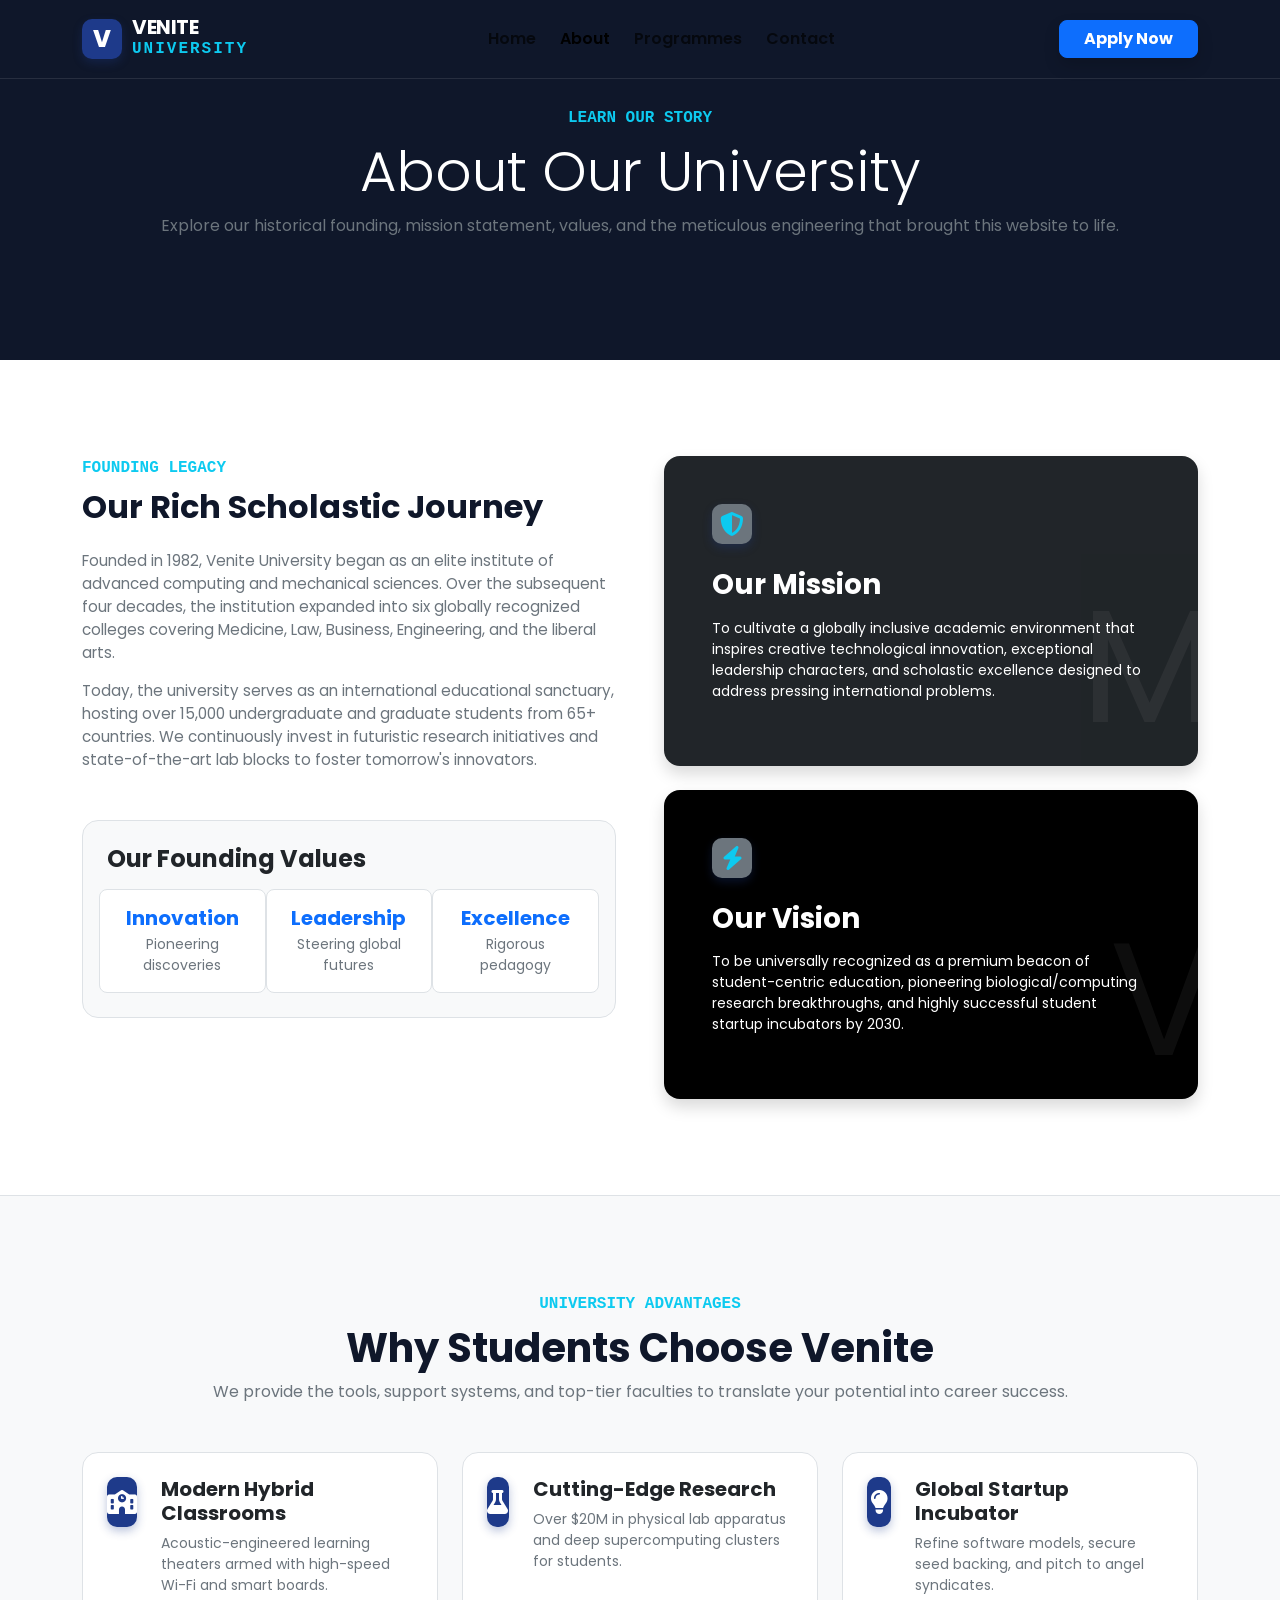
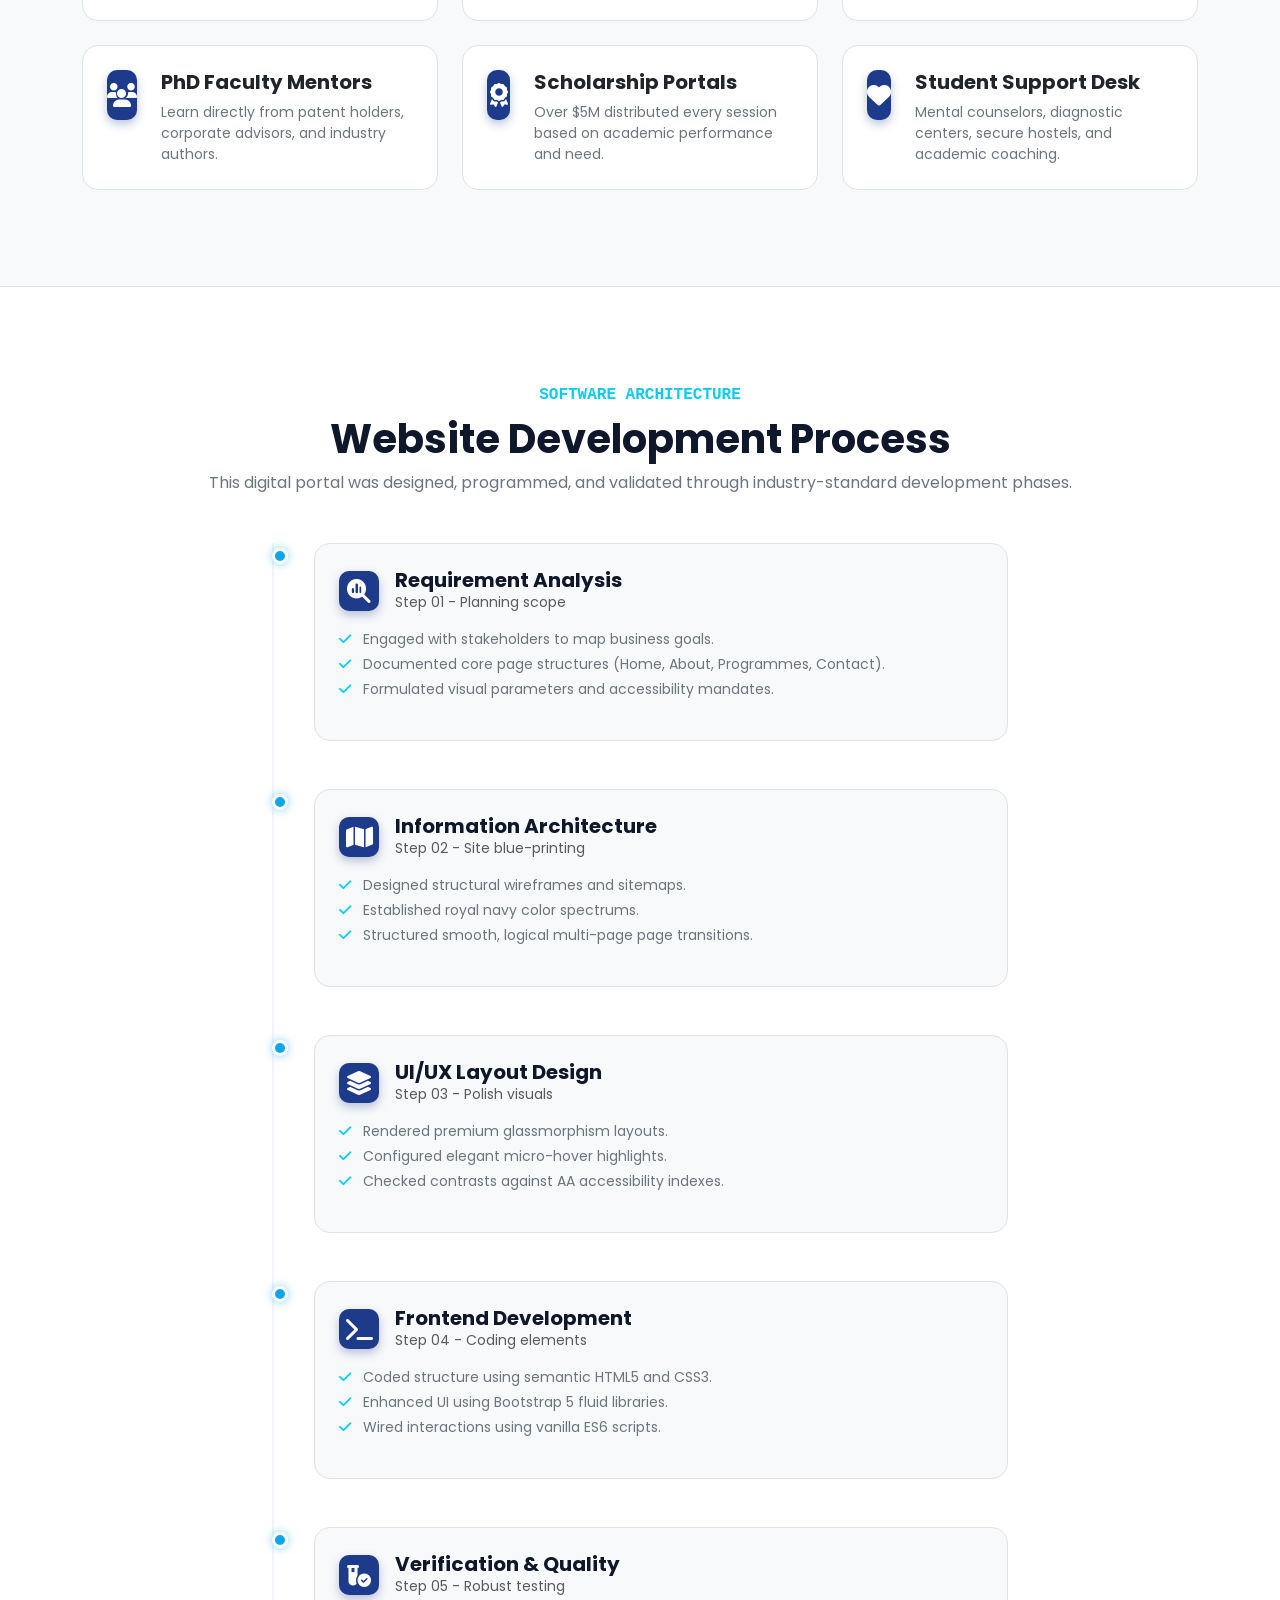
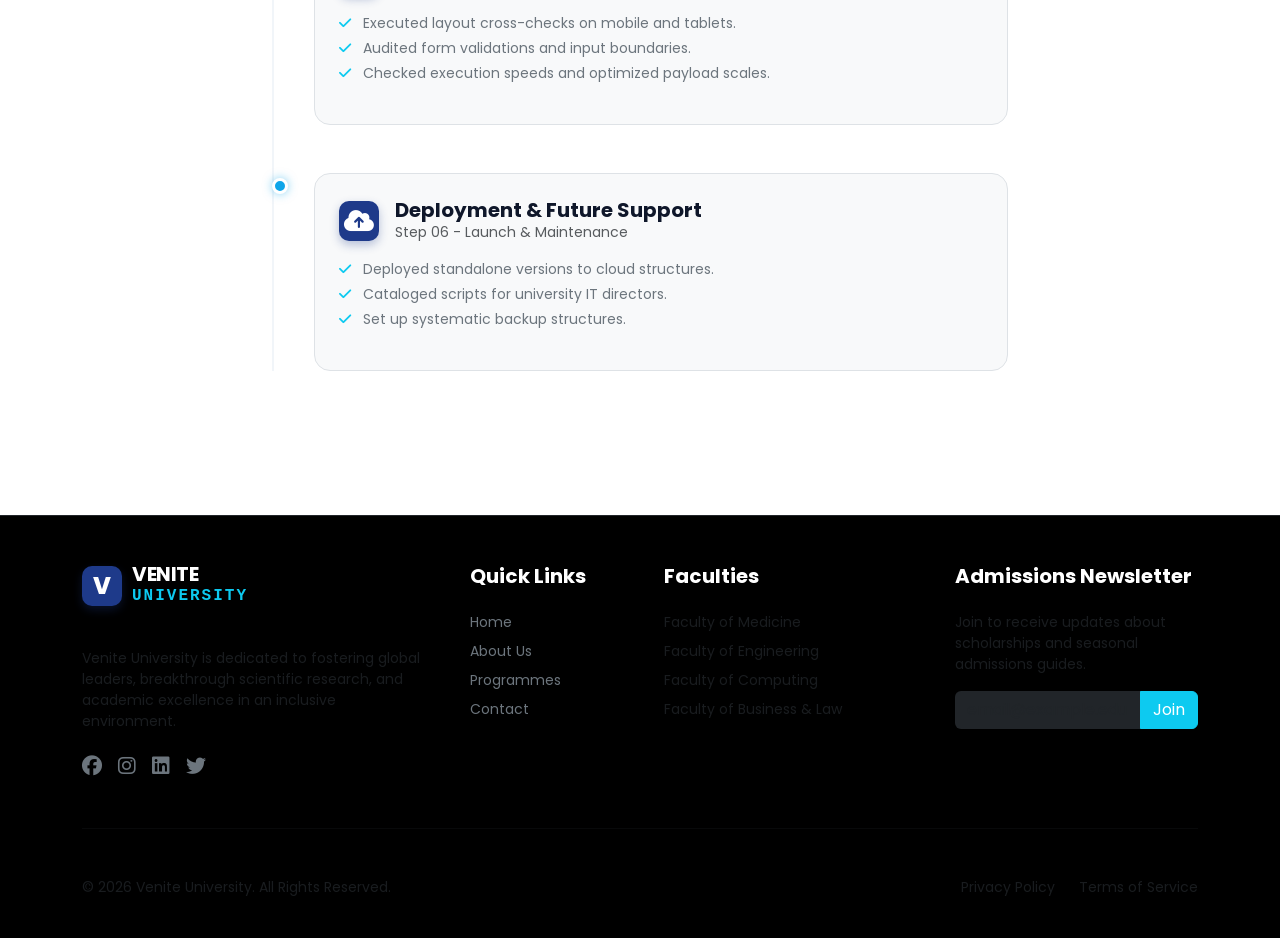
<file: Venite-University/about.html>
<!DOCTYPE html>
<html lang="en">
<head>
    <meta charset="UTF-8">
    <meta name="viewport" content="width=device-width, initial-scale=1.0">
    <title>About Us | Venite University</title>
    <!-- Bootstrap 5 CSS -->
    <link href="https://cdn.jsdelivr.net/npm/bootstrap@5.3.0/dist/css/bootstrap.min.css" rel="stylesheet">
    <!-- Font Awesome Icons -->
    <link href="https://cdnjs.cloudflare.com/ajax/libs/font-awesome/6.4.0/css/all.min.css" rel="stylesheet">
    <!-- Google Fonts Poppins -->
    <link href="https://fonts.googleapis.com/css2?family=Poppins:wght@300;400;500;600;700;800&display=swap" rel="stylesheet">
    <!-- Custom CSS -->
    <link href="css/style.css" rel="stylesheet">
</head>
<body>

    <!-- Loading Screen -->
    <div id="loading-screen">
        <div class="spinner mb-4"></div>
        <h4 class="text-white font-monospace tracking-widest text-uppercase">VENITE UNIVERSITY</h4>
        <p class="text-secondary text-uppercase font-monospace small">About Our Story</p>
    </div>

    <!-- Sticky Navbar -->
    <nav class="navbar navbar-expand-lg fixed-top university-navbar" id="main-navbar">
        <div class="container py-1">
            <a class="navbar-brand" href="index.html">
                <div class="brand-icon">V</div>
                <div>
                    <span class="d-block fw-bold lh-1 fs-5">VENITE</span>
                    <span class="d-block font-monospace text-uppercase small text-info fs-6" style="letter-spacing: 2px;">UNIVERSITY</span>
                </div>
            </a>
            <button class="navbar-toggler border-0 text-white" type="button" data-bs-toggle="collapse" data-bs-target="#navbarSupportedContent" aria-controls="navbarSupportedContent" aria-expanded="false" aria-label="Toggle navigation">
                <i class="fa-solid fa-bars fs-4 text-dark"></i>
            </button>
            <div class="collapse navbar-collapse" id="navbarSupportedContent">
                <ul class="navbar-nav mx-auto mb-2 mb-lg-0 gap-2">
                    <li class="nav-item">
                        <a class="nav-link fw-semibold" href="index.html">Home</a>
                    </li>
                    <li class="nav-item">
                        <a class="nav-link active fw-semibold" href="about.html">About</a>
                    </li>
                    <li class="nav-item">
                        <a class="nav-link fw-semibold" href="programmes.html">Programmes</a>
                    </li>
                    <li class="nav-item">
                        <a class="nav-link fw-semibold" href="contact.html">Contact</a>
                    </li>
                </ul>
                <button class="btn btn-primary px-4 py-2.5 rounded-3 fw-bold shadow" data-bs-toggle="modal" data-bs-target="#applyModal">Apply Now</button>
            </div>
        </div>
    </nav>

    <!-- Header Hero -->
    <section class="hero-wrapper" style="min-height: 40vh;">
        <div class="hero-overlay" style="background: linear-gradient(180deg, rgba(15, 23, 42, 0.9) 0%, rgba(15, 23, 42, 0.98) 100%);"></div>
        <div class="container hero-content text-center py-5">
            <span class="text-info fw-bold font-monospace text-uppercase tracking-widest d-block mb-2">Learn Our Story</span>
            <h1 class="display-4 fw-extrabold text-white">About Our University</h1>
            <p class="text-secondary max-w-2xl mx-auto font-light">Explore our historical founding, mission statement, values, and the meticulous engineering that brought this website to life.</p>
        </div>
    </section>

    <!-- University Overview: History, Mission, Vision -->
    <section class="py-5 bg-white">
        <div class="container py-5">
            <div class="row g-5 align-items-start">
                <!-- Founding and Values -->
                <div class="col-lg-6">
                    <span class="text-info fw-bold tracking-widest text-uppercase d-block mb-2 font-monospace">Founding Legacy</span>
                    <h2 class="fw-bold text-slate-900 mb-4">Our Rich Scholastic Journey</h2>
                    <div class="text-secondary mb-4 leading-relaxed" style="font-size: 0.95rem;">
                        <p class="mb-3">Founded in 1982, Venite University began as an elite institute of advanced computing and mechanical sciences. Over the subsequent four decades, the institution expanded into six globally recognized colleges covering Medicine, Law, Business, Engineering, and the liberal arts.</p>
                        <p>Today, the university serves as an international educational sanctuary, hosting over 15,000 undergraduate and graduate students from 65+ countries. We continuously invest in futuristic research initiatives and state-of-the-art lab blocks to foster tomorrow's innovators.</p>
                    </div>

                    <div class="p-4 rounded-4 bg-light border mt-5">
                        <h4 class="fw-bold mb-3 text-dark">Our Founding Values</h4>
                        <div class="row g-3">
                            <div class="col-sm-4 text-center bg-white p-3 rounded-3 border">
                                <h5 class="fw-bold text-primary mb-1">Innovation</h5>
                                <p class="text-secondary small mb-0">Pioneering discoveries</p>
                            </div>
                            <div class="col-sm-4 text-center bg-white p-3 rounded-3 border">
                                <h5 class="fw-bold text-primary mb-1">Leadership</h5>
                                <p class="text-secondary small mb-0">Steering global futures</p>
                            </div>
                            <div class="col-sm-4 text-center bg-white p-3 rounded-3 border">
                                <h5 class="fw-bold text-primary mb-1">Excellence</h5>
                                <p class="text-secondary small mb-0">Rigorous pedagogy</p>
                            </div>
                        </div>
                    </div>
                </div>

                <!-- Mission & Vision Cards -->
                <div class="col-lg-6 space-y-4">
                    <div class="card border-0 bg-dark text-white p-4 p-md-5 rounded-4 shadow mb-4" style="position: relative; overflow: hidden;">
                        <div style="position: absolute; right: -20px; bottom: -20px; font-size: 10rem; opacity: 0.05;" class="fw-extrabold font-serif">M</div>
                        <div class="brand-icon mb-4 bg-secondary"><i class="fa-solid fa-shield-halved text-info"></i></div>
                        <h3 class="fw-bold text-white fs-3 mb-3">Our Mission</h3>
                        <p class="text-light-50 font-light small leading-relaxed">To cultivate a globally inclusive academic environment that inspires creative technological innovation, exceptional leadership characters, and scholastic excellence designed to address pressing international problems.</p>
                    </div>

                    <div class="card border-0 bg-black text-white p-4 p-md-5 rounded-4 shadow" style="position: relative; overflow: hidden;">
                        <div style="position: absolute; right: -20px; bottom: -20px; font-size: 10rem; opacity: 0.05;" class="fw-extrabold font-serif">V</div>
                        <div class="brand-icon mb-4 bg-secondary"><i class="fa-solid fa-bolt text-info"></i></div>
                        <h3 class="fw-bold text-white fs-3 mb-3">Our Vision</h3>
                        <p class="text-light-50 font-light small leading-relaxed">To be universally recognized as a premium beacon of student-centric education, pioneering biological/computing research breakthroughs, and highly successful student startup incubators by 2030.</p>
                    </div>
                </div>
            </div>
        </div>
    </section>

    <!-- Why Choose Venite Advantages -->
    <section class="py-5 bg-light border-top border-bottom">
        <div class="container py-5">
            <div class="text-center max-w-2xl mx-auto mb-5">
                <span class="text-info fw-bold tracking-widest text-uppercase d-block mb-2 font-monospace">University Advantages</span>
                <h2 class="fw-bold text-slate-900 h1">Why Students Choose Venite</h2>
                <p class="text-secondary">We provide the tools, support systems, and top-tier faculties to translate your potential into career success.</p>
            </div>

            <div class="row g-4">
                <div class="col-md-6 col-lg-4">
                    <div class="bg-white p-4 rounded-4 border d-flex gap-4 align-items-start shadow-xs h-100">
                        <div class="brand-icon shrink-0" style="width: 50px; height: 50px;"><i class="fa-solid fa-school"></i></div>
                        <div>
                            <h4 class="fw-bold fs-5 text-dark">Modern Hybrid Classrooms</h4>
                            <p class="text-secondary small mb-0">Acoustic-engineered learning theaters armed with high-speed Wi-Fi and smart boards.</p>
                        </div>
                    </div>
                </div>
                <div class="col-md-6 col-lg-4">
                    <div class="bg-white p-4 rounded-4 border d-flex gap-4 align-items-start shadow-xs h-100">
                        <div class="brand-icon shrink-0" style="width: 50px; height: 50px;"><i class="fa-solid fa-flask"></i></div>
                        <div>
                            <h4 class="fw-bold fs-5 text-dark">Cutting-Edge Research</h4>
                            <p class="text-secondary small mb-0">Over $20M in physical lab apparatus and deep supercomputing clusters for students.</p>
                        </div>
                    </div>
                </div>
                <div class="col-md-6 col-lg-4">
                    <div class="bg-white p-4 rounded-4 border d-flex gap-4 align-items-start shadow-xs h-100">
                        <div class="brand-icon shrink-0" style="width: 50px; height: 50px;"><i class="fa-solid fa-lightbulb"></i></div>
                        <div>
                            <h4 class="fw-bold fs-5 text-dark">Global Startup Incubator</h4>
                            <p class="text-secondary small mb-0">Refine software models, secure seed backing, and pitch to angel syndicates.</p>
                        </div>
                    </div>
                </div>
                <div class="col-md-6 col-lg-4">
                    <div class="bg-white p-4 rounded-4 border d-flex gap-4 align-items-start shadow-xs h-100">
                        <div class="brand-icon shrink-0" style="width: 50px; height: 50px;"><i class="fa-solid fa-users"></i></div>
                        <div>
                            <h4 class="fw-bold fs-5 text-dark">PhD Faculty Mentors</h4>
                            <p class="text-secondary small mb-0">Learn directly from patent holders, corporate advisors, and industry authors.</p>
                        </div>
                    </div>
                </div>
                <div class="col-md-6 col-lg-4">
                    <div class="bg-white p-4 rounded-4 border d-flex gap-4 align-items-start shadow-xs h-100">
                        <div class="brand-icon shrink-0" style="width: 50px; height: 50px;"><i class="fa-solid fa-award"></i></div>
                        <div>
                            <h4 class="fw-bold fs-5 text-dark">Scholarship Portals</h4>
                            <p class="text-secondary small mb-0">Over $5M distributed every session based on academic performance and need.</p>
                        </div>
                    </div>
                </div>
                <div class="col-md-6 col-lg-4">
                    <div class="bg-white p-4 rounded-4 border d-flex gap-4 align-items-start shadow-xs h-100">
                        <div class="brand-icon shrink-0" style="width: 50px; height: 50px;"><i class="fa-solid fa-heart"></i></div>
                        <div>
                            <h4 class="fw-bold fs-5 text-dark">Student Support Desk</h4>
                            <p class="text-secondary small mb-0">Mental counselors, diagnostic centers, secure hostels, and academic coaching.</p>
                        </div>
                    </div>
                </div>
            </div>
        </div>
    </section>

    <!-- Website Development Timeline -->
    <section class="py-5 bg-white">
        <div class="container py-5">
            <div class="text-center max-w-2xl mx-auto mb-5">
                <span class="text-info fw-bold tracking-widest text-uppercase d-block mb-2 font-monospace">Software Architecture</span>
                <h2 class="fw-bold text-slate-900 h1">Website Development Process</h2>
                <p class="text-secondary">This digital portal was designed, programmed, and validated through industry-standard development phases.</p>
            </div>

            <div class="row justify-content-center">
                <div class="col-lg-8">
                    <div class="timeline-container">
                        <!-- Step 1 -->
                        <div class="timeline-item">
                            <div class="p-4 rounded-4 bg-light border">
                                <div class="d-flex align-items-center gap-3 mb-3">
                                    <div class="brand-icon" style="width: 40px; height: 40px;"><i class="fa-solid fa-magnifying-glass-chart"></i></div>
                                    <div>
                                        <h4 class="fw-bold fs-5 mb-0">Requirement Analysis</h4>
                                        <p class="text-muted small mb-0">Step 01 - Planning scope</p>
                                    </div>
                                </div>
                                <ul class="list-unstyled small space-y-2 text-secondary">
                                    <li class="mb-1"><i class="fa-solid fa-check text-info me-2"></i> Engaged with stakeholders to map business goals.</li>
                                    <li class="mb-1"><i class="fa-solid fa-check text-info me-2"></i> Documented core page structures (Home, About, Programmes, Contact).</li>
                                    <li><i class="fa-solid fa-check text-info me-2"></i> Formulated visual parameters and accessibility mandates.</li>
                                </ul>
                            </div>
                        </div>

                        <!-- Step 2 -->
                        <div class="timeline-item">
                            <div class="p-4 rounded-4 bg-light border">
                                <div class="d-flex align-items-center gap-3 mb-3">
                                    <div class="brand-icon" style="width: 40px; height: 40px;"><i class="fa-solid fa-map"></i></div>
                                    <div>
                                        <h4 class="fw-bold fs-5 mb-0">Information Architecture</h4>
                                        <p class="text-muted small mb-0">Step 02 - Site blue-printing</p>
                                    </div>
                                </div>
                                <ul class="list-unstyled small space-y-2 text-secondary">
                                    <li class="mb-1"><i class="fa-solid fa-check text-info me-2"></i> Designed structural wireframes and sitemaps.</li>
                                    <li class="mb-1"><i class="fa-solid fa-check text-info me-2"></i> Established royal navy color spectrums.</li>
                                    <li><i class="fa-solid fa-check text-info me-2"></i> Structured smooth, logical multi-page page transitions.</li>
                                </ul>
                            </div>
                        </div>

                        <!-- Step 3 -->
                        <div class="timeline-item">
                            <div class="p-4 rounded-4 bg-light border">
                                <div class="d-flex align-items-center gap-3 mb-3">
                                    <div class="brand-icon" style="width: 40px; height: 40px;"><i class="fa-solid fa-layer-group"></i></div>
                                    <div>
                                        <h4 class="fw-bold fs-5 mb-0">UI/UX Layout Design</h4>
                                        <p class="text-muted small mb-0">Step 03 - Polish visuals</p>
                                    </div>
                                </div>
                                <ul class="list-unstyled small space-y-2 text-secondary">
                                    <li class="mb-1"><i class="fa-solid fa-check text-info me-2"></i> Rendered premium glassmorphism layouts.</li>
                                    <li class="mb-1"><i class="fa-solid fa-check text-info me-2"></i> Configured elegant micro-hover highlights.</li>
                                    <li><i class="fa-solid fa-check text-info me-2"></i> Checked contrasts against AA accessibility indexes.</li>
                                </ul>
                            </div>
                        </div>

                        <!-- Step 4 -->
                        <div class="timeline-item">
                            <div class="p-4 rounded-4 bg-light border">
                                <div class="d-flex align-items-center gap-3 mb-3">
                                    <div class="brand-icon" style="width: 40px; height: 40px;"><i class="fa-solid fa-terminal"></i></div>
                                    <div>
                                        <h4 class="fw-bold fs-5 mb-0">Frontend Development</h4>
                                        <p class="text-muted small mb-0">Step 04 - Coding elements</p>
                                    </div>
                                </div>
                                <ul class="list-unstyled small space-y-2 text-secondary">
                                    <li class="mb-1"><i class="fa-solid fa-check text-info me-2"></i> Coded structure using semantic HTML5 and CSS3.</li>
                                    <li class="mb-1"><i class="fa-solid fa-check text-info me-2"></i> Enhanced UI using Bootstrap 5 fluid libraries.</li>
                                    <li><i class="fa-solid fa-check text-info me-2"></i> Wired interactions using vanilla ES6 scripts.</li>
                                </ul>
                            </div>
                        </div>

                        <!-- Step 5 -->
                        <div class="timeline-item">
                            <div class="p-4 rounded-4 bg-light border">
                                <div class="d-flex align-items-center gap-3 mb-3">
                                    <div class="brand-icon" style="width: 40px; height: 40px;"><i class="fa-solid fa-vial-circle-check"></i></div>
                                    <div>
                                        <h4 class="fw-bold fs-5 mb-0">Verification & Quality</h4>
                                        <p class="text-muted small mb-0">Step 05 - Robust testing</p>
                                    </div>
                                </div>
                                <ul class="list-unstyled small space-y-2 text-secondary">
                                    <li class="mb-1"><i class="fa-solid fa-check text-info me-2"></i> Executed layout cross-checks on mobile and tablets.</li>
                                    <li class="mb-1"><i class="fa-solid fa-check text-info me-2"></i> Audited form validations and input boundaries.</li>
                                    <li><i class="fa-solid fa-check text-info me-2"></i> Checked execution speeds and optimized payload scales.</li>
                                </ul>
                            </div>
                        </div>

                        <!-- Step 6 -->
                        <div class="timeline-item">
                            <div class="p-4 rounded-4 bg-light border">
                                <div class="d-flex align-items-center gap-3 mb-3">
                                    <div class="brand-icon" style="width: 40px; height: 40px;"><i class="fa-solid fa-cloud-arrow-up"></i></div>
                                    <div>
                                        <h4 class="fw-bold fs-5 mb-0">Deployment & Future Support</h4>
                                        <p class="text-muted small mb-0">Step 06 - Launch & Maintenance</p>
                                    </div>
                                </div>
                                <ul class="list-unstyled small space-y-2 text-secondary">
                                    <li class="mb-1"><i class="fa-solid fa-check text-info me-2"></i> Deployed standalone versions to cloud structures.</li>
                                    <li class="mb-1"><i class="fa-solid fa-check text-info me-2"></i> Cataloged scripts for university IT directors.</li>
                                    <li><i class="fa-solid fa-check text-info me-2"></i> Set up systematic backup structures.</li>
                                </ul>
                            </div>
                        </div>
                    </div>
                </div>
            </div>
        </div>
    </section>

    <!-- Footer -->
    <footer class="bg-black text-secondary pt-5 pb-4 border-top border-dark">
        <div class="container">
            <div class="row g-5">
                <div class="col-lg-4">
                    <a class="navbar-brand text-white mb-4 d-inline-flex" href="index.html">
                        <div class="brand-icon">V</div>
                        <div>
                            <span class="d-block fw-bold lh-1 fs-5">VENITE</span>
                            <span class="d-block font-monospace text-uppercase small text-info fs-6" style="letter-spacing: 2px;">UNIVERSITY</span>
                        </div>
                    </a>
                    <p class="small text-muted mt-3">Venite University is dedicated to fostering global leaders, breakthrough scientific research, and academic excellence in an inclusive environment.</p>
                    <div class="d-flex gap-3 mt-4">
                        <a href="#" class="text-secondary hover:text-white"><i class="fa-brands fa-facebook fs-5"></i></a>
                        <a href="#" class="text-secondary hover:text-white"><i class="fa-brands fa-instagram fs-5"></i></a>
                        <a href="#" class="text-secondary hover:text-white"><i class="fa-brands fa-linkedin fs-5"></i></a>
                        <a href="#" class="text-secondary hover:text-white"><i class="fa-brands fa-twitter fs-5"></i></a>
                    </div>
                </div>
                <div class="col-6 col-lg-2">
                    <h5 class="text-white fw-bold mb-4">Quick Links</h5>
                    <ul class="list-unstyled small space-y-3">
                        <li class="mb-2"><a href="index.html" class="text-secondary text-decoration-none hover:text-white">Home</a></li>
                        <li class="mb-2"><a href="about.html" class="text-secondary text-decoration-none hover:text-white">About Us</a></li>
                        <li class="mb-2"><a href="programmes.html" class="text-secondary text-decoration-none hover:text-white">Programmes</a></li>
                        <li><a href="contact.html" class="text-secondary text-decoration-none hover:text-white">Contact</a></li>
                    </ul>
                </div>
                <div class="col-6 col-lg-3">
                    <h5 class="text-white fw-bold mb-4">Faculties</h5>
                    <ul class="list-unstyled small">
                        <li class="mb-2 text-muted">Faculty of Medicine</li>
                        <li class="mb-2 text-muted">Faculty of Engineering</li>
                        <li class="mb-2 text-muted">Faculty of Computing</li>
                        <li class="text-muted">Faculty of Business & Law</li>
                    </ul>
                </div>
                <div class="col-lg-3">
                    <h5 class="text-white fw-bold mb-4">Admissions Newsletter</h5>
                    <p class="small text-muted mb-3">Join to receive updates about scholarships and seasonal admissions guides.</p>
                    <div class="input-group">
                        <input type="email" class="form-control bg-dark border-0 text-white" placeholder="email@example.edu">
                        <button class="btn btn-info text-white" type="button">Join</button>
                    </div>
                </div>
            </div>
            <hr class="border-dark my-5">
            <div class="d-flex flex-column flex-sm-row justify-content-between text-muted small">
                <p>&copy; 2026 Venite University. All Rights Reserved.</p>
                <div class="d-flex gap-4">
                    <a href="#" class="text-muted text-decoration-none">Privacy Policy</a>
                    <a href="#" class="text-muted text-decoration-none">Terms of Service</a>
                </div>
            </div>
        </div>
    </footer>

    <!-- Apply Now Bootstrap 5 Modal -->
    <div class="modal fade" id="applyModal" tabindex="-1" aria-labelledby="applyModalLabel" aria-hidden="true">
        <div class="modal-dialog modal-dialog-centered modal-lg">
            <div class="modal-content border-0 rounded-4 shadow-lg">
                <div class="modal-header bg-dark text-white p-4">
                    <div>
                        <span class="font-monospace text-uppercase small text-info">Admissions Portal</span>
                        <h4 class="modal-title fw-bold mt-1" id="applyModalLabel">Apply for Admission</h4>
                    </div>
                    <button type="button" class="btn-close btn-close-white" data-bs-dismiss="modal" aria-label="Close"></button>
                </div>
                <div class="modal-body p-4 p-md-5">
                    <div id="modal-form-body">
                        <form id="admissions-modal-form">
                            <div class="row g-4 mb-4">
                                <div class="col-md-6">
                                    <label class="form-label fw-bold small text-secondary">First Name</label>
                                    <input type="text" id="modal-first-name" class="form-control py-2.5 rounded-3" placeholder="John" required>
                                </div>
                                <div class="col-md-6">
                                    <label class="form-label fw-bold small text-secondary">Last Name</label>
                                    <input type="text" id="modal-last-name" class="form-control py-2.5 rounded-3" placeholder="Doe" required>
                                </div>
                            </div>
                            <div class="row g-4 mb-4">
                                <div class="col-md-6">
                                    <label class="form-label fw-bold small text-secondary">Email Address</label>
                                    <input type="email" id="modal-email" class="form-control py-2.5 rounded-3" placeholder="john@example.com" required>
                                </div>
                                <div class="col-md-6">
                                    <label class="form-label fw-bold small text-secondary">Phone Number</label>
                                    <input type="tel" id="modal-phone" class="form-control py-2.5 rounded-3" placeholder="+1 (555) 012-3456" required>
                                </div>
                            </div>
                            <div class="mb-4">
                                <label class="form-label fw-bold small text-secondary">Desired Programme</label>
                                <select id="modal-program" class="form-select py-2.5 rounded-3" required>
                                    <option value="" disabled selected>-- Choose a Programme --</option>
                                    <option value="cs">B.Sc. Computer Science (4 Years)</option>
                                    <option value="nurs">B.Sc. Nursing (5 Years)</option>
                                    <option value="med">MBBS Medicine & Surgery (6 Years)</option>
                                    <option value="biz">B.Sc. Accounting (4 Years)</option>
                                    <option value="law">LL.B Law (5 Years)</option>
                                    <option value="mba">Executive MBA (1.5 Years)</option>
                                </select>
                            </div>
                            <div class="mb-4">
                                <label class="form-label fw-bold small text-secondary">Previous GPA (Out of 5.0)</label>
                                <input type="number" step="0.01" id="modal-gpa" class="form-control py-2.5 rounded-3" placeholder="e.g. 4.25" required>
                            </div>
                            <button type="submit" class="btn btn-info text-white w-full py-3 rounded-3 fw-bold mt-2">Submit Official Application</button>
                        </form>
                    </div>
                    <div id="modal-success-body" style="display: none;" class="text-center py-5">
                        <i class="fa-solid fa-circle-check text-success display-3 mb-4"></i>
                        <h3 class="fw-bold text-dark">Application Logged!</h3>
                        <p class="text-secondary max-w-md mx-auto mt-3">Thank you, <strong id="modal-user-name" class="text-primary"></strong>. Your academic admission files have been logged. Check your mailbox for the official evaluation letter.</p>
                        <button class="btn btn-secondary px-5 py-2.5 rounded-3 mt-4" data-bs-dismiss="modal">Close Portal</button>
                    </div>
                </div>
            </div>
        </div>
    </div>

    <!-- Scroll to Top -->
    <button id="scroll-to-top" class="scroll-to-top" aria-label="Scroll back to top">
        <i class="fa-solid fa-arrow-up"></i>
    </button>

    <!-- Bootstrap 5 Bundle with Popper JS -->
    <script src="https://cdn.jsdelivr.net/npm/bootstrap@5.3.0/dist/js/bootstrap.bundle.min.js"></script>
    <!-- Custom JS -->
    <script src="js/script.js"></script>
</body>
</html>
</file>
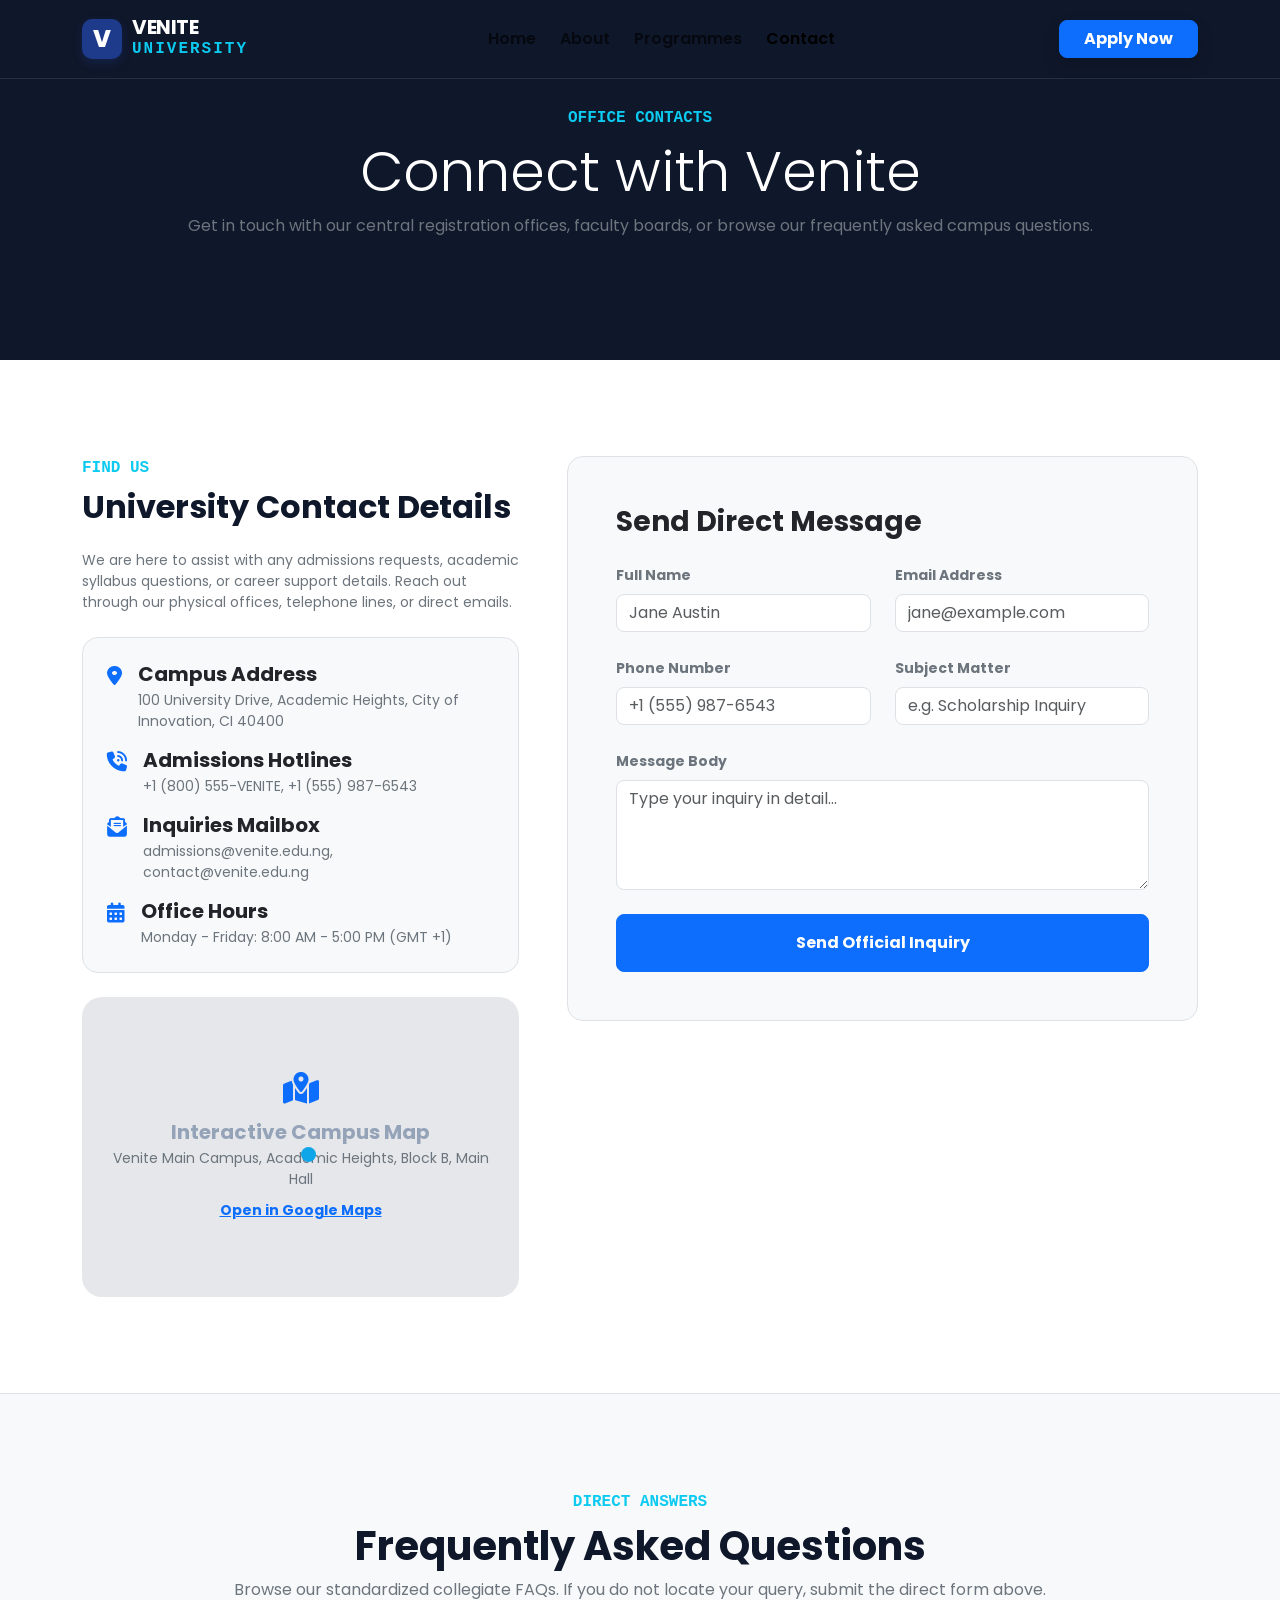
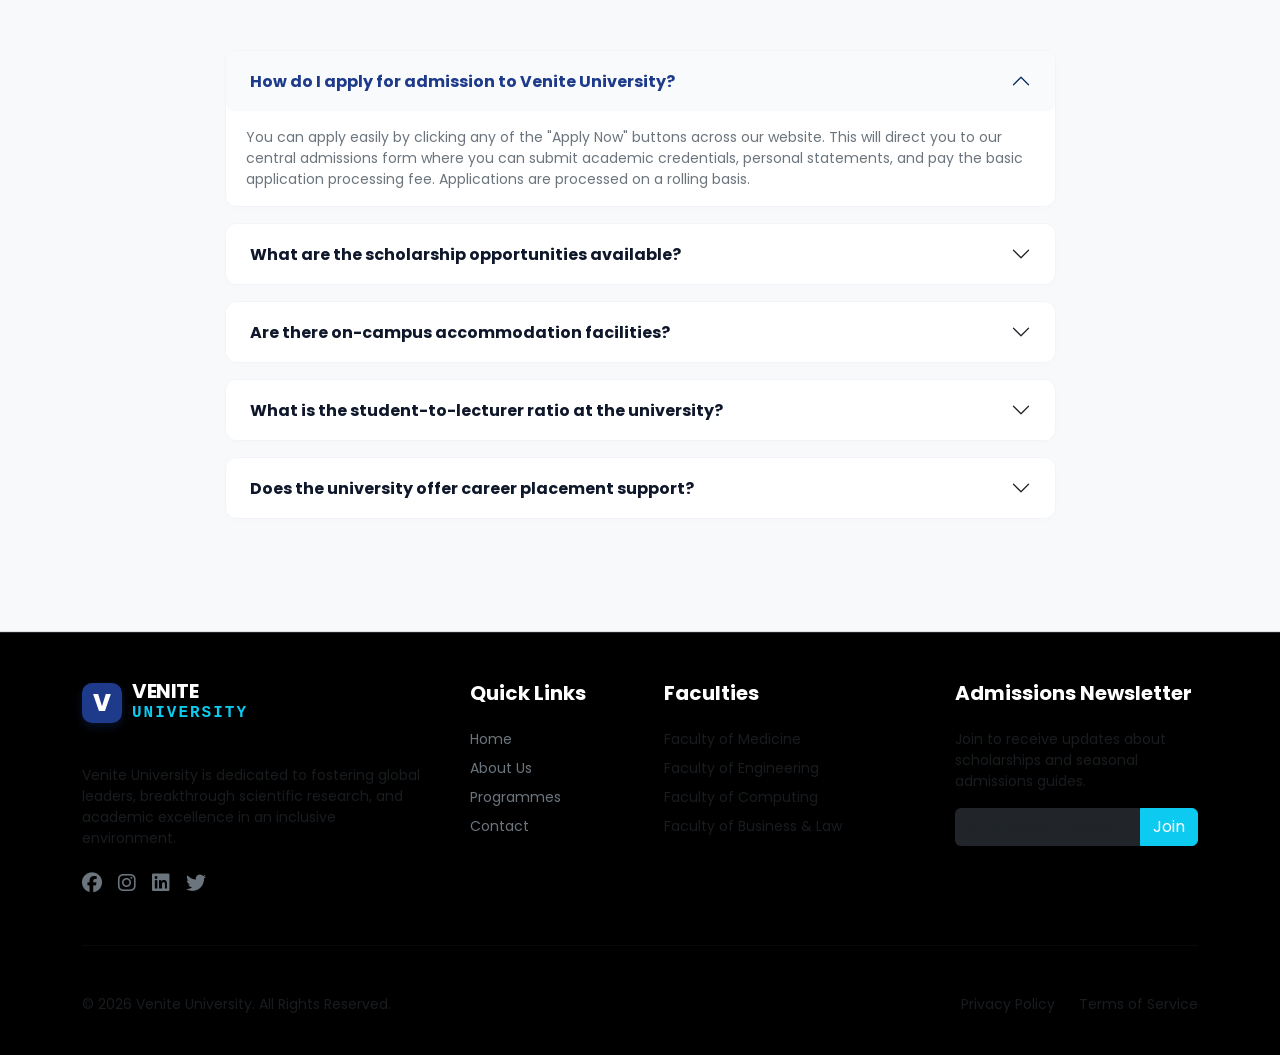
<file: Venite-University/contact.html>
<!DOCTYPE html>
<html lang="en">
<head>
    <meta charset="UTF-8">
    <meta name="viewport" content="width=device-width, initial-scale=1.0">
    <title>Contact Us | Venite University</title>
    <!-- Bootstrap 5 CSS -->
    <link href="https://cdn.jsdelivr.net/npm/bootstrap@5.3.0/dist/css/bootstrap.min.css" rel="stylesheet">
    <!-- Font Awesome Icons -->
    <link href="https://cdnjs.cloudflare.com/ajax/libs/font-awesome/6.4.0/css/all.min.css" rel="stylesheet">
    <!-- Google Fonts Poppins -->
    <link href="https://fonts.googleapis.com/css2?family=Poppins:wght@300;400;500;600;700;800&swap" rel="stylesheet">
    <!-- Custom CSS -->
    <link href="css/style.css" rel="stylesheet">
</head>
<body>

    <!-- Loading Screen -->
    <div id="loading-screen">
        <div class="spinner mb-4"></div>
        <h4 class="text-white font-monospace tracking-widest text-uppercase">VENITE UNIVERSITY</h4>
        <p class="text-secondary text-uppercase font-monospace small">Office Connections</p>
    </div>

    <!-- Sticky Navbar -->
    <nav class="navbar navbar-expand-lg fixed-top university-navbar" id="main-navbar">
        <div class="container py-1">
            <a class="navbar-brand" href="index.html">
                <div class="brand-icon">V</div>
                <div>
                    <span class="d-block fw-bold lh-1 fs-5">VENITE</span>
                    <span class="d-block font-monospace text-uppercase small text-info fs-6" style="letter-spacing: 2px;">UNIVERSITY</span>
                </div>
            </a>
            <button class="navbar-toggler border-0 text-white" type="button" data-bs-toggle="collapse" data-bs-target="#navbarSupportedContent" aria-controls="navbarSupportedContent" aria-expanded="false" aria-label="Toggle navigation">
                <i class="fa-solid fa-bars fs-4 text-dark"></i>
            </button>
            <div class="collapse navbar-collapse" id="navbarSupportedContent">
                <ul class="navbar-nav mx-auto mb-2 mb-lg-0 gap-2">
                    <li class="nav-item">
                        <a class="nav-link fw-semibold" href="index.html">Home</a>
                    </li>
                    <li class="nav-item">
                        <a class="nav-link fw-semibold" href="about.html">About</a>
                    </li>
                    <li class="nav-item">
                        <a class="nav-link fw-semibold" href="programmes.html">Programmes</a>
                    </li>
                    <li class="nav-item">
                        <a class="nav-link active fw-semibold" href="contact.html">Contact</a>
                    </li>
                </ul>
                <button class="btn btn-primary px-4 py-2.5 rounded-3 fw-bold shadow" data-bs-toggle="modal" data-bs-target="#applyModal">Apply Now</button>
            </div>
        </div>
    </nav>

    <!-- Header Hero -->
    <section class="hero-wrapper" style="min-height: 40vh;">
        <div class="hero-overlay" style="background: linear-gradient(180deg, rgba(15, 23, 42, 0.9) 0%, rgba(15, 23, 42, 0.98) 100%);"></div>
        <div class="container hero-content text-center py-5">
            <span class="text-info fw-bold font-monospace text-uppercase tracking-widest d-block mb-2">Office Contacts</span>
            <h1 class="display-4 fw-extrabold text-white">Connect with Venite</h1>
            <p class="text-secondary max-w-2xl mx-auto font-light">Get in touch with our central registration offices, faculty boards, or browse our frequently asked campus questions.</p>
        </div>
    </section>

    <!-- Map & Details & Contact Form -->
    <section class="py-5 bg-white">
        <div class="container py-5">
            <div class="row g-5">
                <!-- Left Details & Map -->
                <div class="col-lg-5">
                    <span class="text-info fw-bold tracking-widest text-uppercase d-block mb-2 font-monospace">Find Us</span>
                    <h2 class="fw-bold text-slate-900 mb-4">University Contact Details</h2>
                    <p class="text-secondary mb-4 leading-relaxed small">We are here to assist with any admissions requests, academic syllabus questions, or career support details. Reach out through our physical offices, telephone lines, or direct emails.</p>

                    <!-- Details Card -->
                    <div class="p-4 bg-light rounded-4 border space-y-4 mb-4">
                        <div class="d-flex gap-3 align-items-start mb-3">
                            <i class="fa-solid fa-location-dot text-primary fs-5 mt-1"></i>
                            <div>
                                <h5 class="fw-bold text-dark mb-1">Campus Address</h5>
                                <p class="text-secondary small mb-0">100 University Drive, Academic Heights, City of Innovation, CI 40400</p>
                            </div>
                        </div>
                        <div class="d-flex gap-3 align-items-start mb-3">
                            <i class="fa-solid fa-phone-volume text-primary fs-5 mt-1"></i>
                            <div>
                                <h5 class="fw-bold text-dark mb-1">Admissions Hotlines</h5>
                                <p class="text-secondary small mb-0">+1 (800) 555-VENITE, +1 (555) 987-6543</p>
                            </div>
                        </div>
                        <div class="d-flex gap-3 align-items-start mb-3">
                            <i class="fa-solid fa-envelope-open-text text-primary fs-5 mt-1"></i>
                            <div>
                                <h5 class="fw-bold text-dark mb-1">Inquiries Mailbox</h5>
                                <p class="text-secondary small mb-0">admissions@venite.edu.ng, contact@venite.edu.ng</p>
                            </div>
                        </div>
                        <div class="d-flex gap-3 align-items-start">
                            <i class="fa-solid fa-calendar-days text-primary fs-5 mt-1"></i>
                            <div>
                                <h5 class="fw-bold text-dark mb-1">Office Hours</h5>
                                <p class="text-secondary small mb-0">Monday - Friday: 8:00 AM - 5:00 PM (GMT +1)</p>
                            </div>
                        </div>
                    </div>

                    <!-- Map Container -->
                    <div class="map-placeholder">
                        <div class="ripple-dot" style="top: 50%; left: 50%;"></div>
                        <div class="relative text-center p-4">
                            <i class="fa-solid fa-map-location-dot text-primary fs-2 mb-3"></i>
                            <h5 class="fw-bold text-slate-800 mb-1">Interactive Campus Map</h5>
                            <p class="text-secondary small mb-2">Venite Main Campus, Academic Heights, Block B, Main Hall</p>
                            <a href="https://maps.google.com" target="_blank" class="text-primary small fw-bold">Open in Google Maps</a>
                        </div>
                    </div>
                </div>

                <!-- Right Form -->
                <div class="col-lg-7">
                    <div class="p-4 p-md-5 rounded-4 bg-light border">
                        <h3 class="fw-bold text-dark mb-4">Send Direct Message</h3>
                        
                        <div id="form-success-alert" class="alert alert-success border-0 rounded-3 mb-4" style="display: none;">
                            <h5 class="fw-bold"><i class="fa-solid fa-circle-check me-2"></i>Message Dispatched!</h5>
                            <p class="small mb-0 mt-2">Thank you for contacting Venite University. Our admissions coordinator has logged your inquiry and will respond to your mailbox within 24 working hours.</p>
                        </div>

                        <form id="inquiry-form">
                            <div class="row g-4 mb-4">
                                <div class="col-md-6">
                                    <label class="form-label fw-bold small text-secondary">Full Name</label>
                                    <input type="text" id="contact-name" class="form-control py-2.5 bg-white rounded-3" placeholder="Jane Austin">
                                    <div id="name-error" class="text-danger small mt-1" style="display: none;"></div>
                                </div>
                                <div class="col-md-6">
                                    <label class="form-label fw-bold small text-secondary">Email Address</label>
                                    <input type="email" id="contact-email" class="form-control py-2.5 bg-white rounded-3" placeholder="jane@example.com">
                                    <div id="email-error" class="text-danger small mt-1" style="display: none;"></div>
                                </div>
                            </div>
                            <div class="row g-4 mb-4">
                                <div class="col-md-6">
                                    <label class="form-label fw-bold small text-secondary">Phone Number</label>
                                    <input type="tel" id="contact-phone" class="form-control py-2.5 bg-white rounded-3" placeholder="+1 (555) 987-6543">
                                    <div id="phone-error" class="text-danger small mt-1" style="display: none;"></div>
                                </div>
                                <div class="col-md-6">
                                    <label class="form-label fw-bold small text-secondary">Subject Matter</label>
                                    <input type="text" id="contact-subject" class="form-control py-2.5 bg-white rounded-3" placeholder="e.g. Scholarship Inquiry">
                                    <div id="subject-error" class="text-danger small mt-1" style="display: none;"></div>
                                </div>
                            </div>
                            <div class="mb-4">
                                <label class="form-label fw-bold small text-secondary">Message Body</label>
                                <textarea id="contact-message" rows="4" class="form-control bg-white rounded-3" placeholder="Type your inquiry in detail..."></textarea>
                                <div id="message-error" class="text-danger small mt-1" style="display: none;"></div>
                            </div>
                            <button type="submit" class="btn btn-primary text-white w-100 py-3 rounded-3 fw-bold">Send Official Inquiry</button>
                        </form>
                    </div>
                </div>
            </div>
        </div>
    </section>

    <!-- Frequently Asked Questions -->
    <section class="py-5 bg-light border-top border-bottom">
        <div class="container py-5">
            <div class="text-center max-w-2xl mx-auto mb-5">
                <span class="text-info fw-bold tracking-widest text-uppercase d-block mb-2 font-monospace">Direct Answers</span>
                <h2 class="fw-bold text-slate-900 h1">Frequently Asked Questions</h2>
                <p class="text-secondary">Browse our standardized collegiate FAQs. If you do not locate your query, submit the direct form above.</p>
            </div>

            <div class="row justify-content-center">
                <div class="col-lg-9">
                    <div class="accordion faq-accordion" id="faqAccordion">
                        <!-- FAQ 1 -->
                        <div class="accordion-item border-0">
                            <h2 class="accordion-header" id="headingOne">
                                <button class="accordion-button rounded-3" type="button" data-bs-toggle="collapse" data-bs-target="#collapseOne" aria-expanded="true" aria-controls="collapseOne">
                                    How do I apply for admission to Venite University?
                                </button>
                            </h2>
                            <div id="collapseOne" class="accordion-collapse collapse show" aria-labelledby="headingOne" data-bs-parent="#faqAccordion">
                                <div class="accordion-body bg-white text-secondary small">
                                    You can apply easily by clicking any of the "Apply Now" buttons across our website. This will direct you to our central admissions form where you can submit academic credentials, personal statements, and pay the basic application processing fee. Applications are processed on a rolling basis.
                                </div>
                            </div>
                        </div>

                        <!-- FAQ 2 -->
                        <div class="accordion-item border-0">
                            <h2 class="accordion-header" id="headingTwo">
                                <button class="accordion-button collapsed rounded-3" type="button" data-bs-toggle="collapse" data-bs-target="#collapseTwo" aria-expanded="false" aria-controls="collapseTwo">
                                    What are the scholarship opportunities available?
                                </button>
                            </h2>
                            <div id="collapseTwo" class="accordion-collapse collapse" aria-labelledby="headingTwo" data-bs-parent="#faqAccordion">
                                <div class="accordion-body bg-white text-secondary small">
                                    Venite University awards over $5 million in academic scholarships annually. These include: Academic Excellence Scholarships (covering 100% tuition for students in top 3% percentile), Athletic Merit Scholarships, and Need-Based Grants. Applications for scholarships open immediately after receiving an admission offer.
                                </div>
                            </div>
                        </div>

                        <!-- FAQ 3 -->
                        <div class="accordion-item border-0">
                            <h2 class="accordion-header" id="headingThree">
                                <button class="accordion-button collapsed rounded-3" type="button" data-bs-toggle="collapse" data-bs-target="#collapseThree" aria-expanded="false" aria-controls="collapseThree">
                                    Are there on-campus accommodation facilities?
                                </button>
                            </h2>
                            <div id="collapseThree" class="accordion-collapse collapse" aria-labelledby="headingThree" data-bs-parent="#faqAccordion">
                                <div class="accordion-body bg-white text-secondary small">
                                    Yes! We have state-of-the-art residential halls with single and shared occupancy setups. All hostels are highly secure with 24/7 security guard patrols, biometric access systems, continuous electrical grid back-ups, study libraries, laundry facilities, and common dining halls serving gourmet meals.
                                </div>
                            </div>
                        </div>

                        <!-- FAQ 4 -->
                        <div class="accordion-item border-0">
                            <h2 class="accordion-header" id="headingFour">
                                <button class="accordion-button collapsed rounded-3" type="button" data-bs-toggle="collapse" data-bs-target="#collapseFour" aria-expanded="false" aria-controls="collapseFour">
                                    What is the student-to-lecturer ratio at the university?
                                </button>
                            </h2>
                            <div id="collapseFour" class="accordion-collapse collapse" aria-labelledby="headingFour" data-bs-parent="#faqAccordion">
                                <div class="accordion-body bg-white text-secondary small">
                                    We maintain an impressive average student-to-lecturer ratio of 15:1. This guarantees that every student receives dedicated support, personalized career guidance, and academic mentorship directly from our 500+ world-class doctoral and professional lecturers.
                                </div>
                            </div>
                        </div>

                        <!-- FAQ 5 -->
                        <div class="accordion-item border-0">
                            <h2 class="accordion-header" id="headingFive">
                                <button class="accordion-button collapsed rounded-3" type="button" data-bs-toggle="collapse" data-bs-target="#collapseFive" aria-expanded="false" aria-controls="collapseFive">
                                    Does the university offer career placement support?
                                </button>
                            </h2>
                            <div id="collapseFive" class="accordion-collapse collapse" aria-labelledby="headingFive" data-bs-parent="#faqAccordion">
                                <div class="accordion-body bg-white text-secondary small">
                                    Absolutely. Our career services center partners with over 300+ leading global corporations (Google, McKinsey, Pfizer, etc.). We organize bi-annual career expos, mock interviews, and resume-building workshops. Over 95% of our graduates secure full-time, high-paying jobs within 6 months of graduation.
                                </div>
                            </div>
                        </div>
                    </div>
                </div>
            </div>
        </div>
    </section>

    <!-- Footer -->
    <footer class="bg-black text-secondary pt-5 pb-4 border-top border-dark">
        <div class="container">
            <div class="row g-5">
                <div class="col-lg-4">
                    <a class="navbar-brand text-white mb-4 d-inline-flex" href="index.html">
                        <div class="brand-icon">V</div>
                        <div>
                            <span class="d-block fw-bold lh-1 fs-5">VENITE</span>
                            <span class="d-block font-monospace text-uppercase small text-info fs-6" style="letter-spacing: 2px;">UNIVERSITY</span>
                        </div>
                    </a>
                    <p class="small text-muted mt-3">Venite University is dedicated to fostering global leaders, breakthrough scientific research, and academic excellence in an inclusive environment.</p>
                    <div class="d-flex gap-3 mt-4">
                        <a href="#" class="text-secondary hover:text-white"><i class="fa-brands fa-facebook fs-5"></i></a>
                        <a href="#" class="text-secondary hover:text-white"><i class="fa-brands fa-instagram fs-5"></i></a>
                        <a href="#" class="text-secondary hover:text-white"><i class="fa-brands fa-linkedin fs-5"></i></a>
                        <a href="#" class="text-secondary hover:text-white"><i class="fa-brands fa-twitter fs-5"></i></a>
                    </div>
                </div>
                <div class="col-6 col-lg-2">
                    <h5 class="text-white fw-bold mb-4">Quick Links</h5>
                    <ul class="list-unstyled small space-y-3">
                        <li class="mb-2"><a href="index.html" class="text-secondary text-decoration-none hover:text-white">Home</a></li>
                        <li class="mb-2"><a href="about.html" class="text-secondary text-decoration-none hover:text-white">About Us</a></li>
                        <li class="mb-2"><a href="programmes.html" class="text-secondary text-decoration-none hover:text-white">Programmes</a></li>
                        <li><a href="contact.html" class="text-secondary text-decoration-none hover:text-white">Contact</a></li>
                    </ul>
                </div>
                <div class="col-6 col-lg-3">
                    <h5 class="text-white fw-bold mb-4">Faculties</h5>
                    <ul class="list-unstyled small">
                        <li class="mb-2 text-muted">Faculty of Medicine</li>
                        <li class="mb-2 text-muted">Faculty of Engineering</li>
                        <li class="mb-2 text-muted">Faculty of Computing</li>
                        <li class="text-muted">Faculty of Business & Law</li>
                    </ul>
                </div>
                <div class="col-lg-3">
                    <h5 class="text-white fw-bold mb-4">Admissions Newsletter</h5>
                    <p class="small text-muted mb-3">Join to receive updates about scholarships and seasonal admissions guides.</p>
                    <div class="input-group">
                        <input type="email" class="form-control bg-dark border-0 text-white" placeholder="email@example.edu">
                        <button class="btn btn-info text-white" type="button">Join</button>
                    </div>
                </div>
            </div>
            <hr class="border-dark my-5">
            <div class="d-flex flex-column flex-sm-row justify-content-between text-muted small">
                <p>&copy; 2026 Venite University. All Rights Reserved.</p>
                <div class="d-flex gap-4">
                    <a href="#" class="text-muted text-decoration-none">Privacy Policy</a>
                    <a href="#" class="text-muted text-decoration-none">Terms of Service</a>
                </div>
            </div>
        </div>
    </footer>

    <!-- Apply Now Bootstrap 5 Modal -->
    <div class="modal fade" id="applyModal" tabindex="-1" aria-labelledby="applyModalLabel" aria-hidden="true">
        <div class="modal-dialog modal-dialog-centered modal-lg">
            <div class="modal-content border-0 rounded-4 shadow-lg">
                <div class="modal-header bg-dark text-white p-4">
                    <div>
                        <span class="font-monospace text-uppercase small text-info">Admissions Portal</span>
                        <h4 class="modal-title fw-bold mt-1" id="applyModalLabel">Apply for Admission</h4>
                    </div>
                    <button type="button" class="btn-close btn-close-white" data-bs-dismiss="modal" aria-label="Close"></button>
                </div>
                <div class="modal-body p-4 p-md-5">
                    <div id="modal-form-body">
                        <form id="admissions-modal-form">
                            <div class="row g-4 mb-4">
                                <div class="col-md-6">
                                    <label class="form-label fw-bold small text-secondary">First Name</label>
                                    <input type="text" id="modal-first-name" class="form-control py-2.5 rounded-3" placeholder="John" required>
                                </div>
                                <div class="col-md-6">
                                    <label class="form-label fw-bold small text-secondary">Last Name</label>
                                    <input type="text" id="modal-last-name" class="form-control py-2.5 rounded-3" placeholder="Doe" required>
                                </div>
                            </div>
                            <div class="row g-4 mb-4">
                                <div class="col-md-6">
                                    <label class="form-label fw-bold small text-secondary">Email Address</label>
                                    <input type="email" id="modal-email" class="form-control py-2.5 rounded-3" placeholder="john@example.com" required>
                                </div>
                                <div class="col-md-6">
                                    <label class="form-label fw-bold small text-secondary">Phone Number</label>
                                    <input type="tel" id="modal-phone" class="form-control py-2.5 rounded-3" placeholder="+1 (555) 012-3456" required>
                                </div>
                            </div>
                            <div class="mb-4">
                                <label class="form-label fw-bold small text-secondary">Desired Programme</label>
                                <select id="modal-program" class="form-select py-2.5 rounded-3" required>
                                    <option value="" disabled selected>-- Choose a Programme --</option>
                                    <option value="cs">B.Sc. Computer Science (4 Years)</option>
                                    <option value="nurs">B.Sc. Nursing (5 Years)</option>
                                    <option value="med">MBBS Medicine & Surgery (6 Years)</option>
                                    <option value="biz">B.Sc. Accounting (4 Years)</option>
                                    <option value="law">LL.B Law (5 Years)</option>
                                    <option value="mba">Executive MBA (1.5 Years)</option>
                                </select>
                            </div>
                            <div class="mb-4">
                                <label class="form-label fw-bold small text-secondary">Previous GPA (Out of 5.0)</label>
                                <input type="number" step="0.01" id="modal-gpa" class="form-control py-2.5 rounded-3" placeholder="e.g. 4.25" required>
                            </div>
                            <button type="submit" class="btn btn-info text-white w-full py-3 rounded-3 fw-bold mt-2">Submit Official Application</button>
                        </form>
                    </div>
                    <div id="modal-success-body" style="display: none;" class="text-center py-5">
                        <i class="fa-solid fa-circle-check text-success display-3 mb-4"></i>
                        <h3 class="fw-bold text-dark">Application Logged!</h3>
                        <p class="text-secondary max-w-md mx-auto mt-3">Thank you, <strong id="modal-user-name" class="text-primary"></strong>. Your academic admission files have been logged. Check your mailbox for the official evaluation letter.</p>
                        <button class="btn btn-secondary px-5 py-2.5 rounded-3 mt-4" data-bs-dismiss="modal">Close Portal</button>
                    </div>
                </div>
            </div>
        </div>
    </div>

    <!-- Scroll to Top -->
    <button id="scroll-to-top" class="scroll-to-top" aria-label="Scroll back to top">
        <i class="fa-solid fa-arrow-up"></i>
    </button>

    <!-- Bootstrap 5 Bundle with Popper JS -->
    <script src="https://cdn.jsdelivr.net/npm/bootstrap@5.3.0/dist/js/bootstrap.bundle.min.js"></script>
    <!-- Custom JS -->
    <script src="js/script.js"></script>
</body>
</html>
</file>
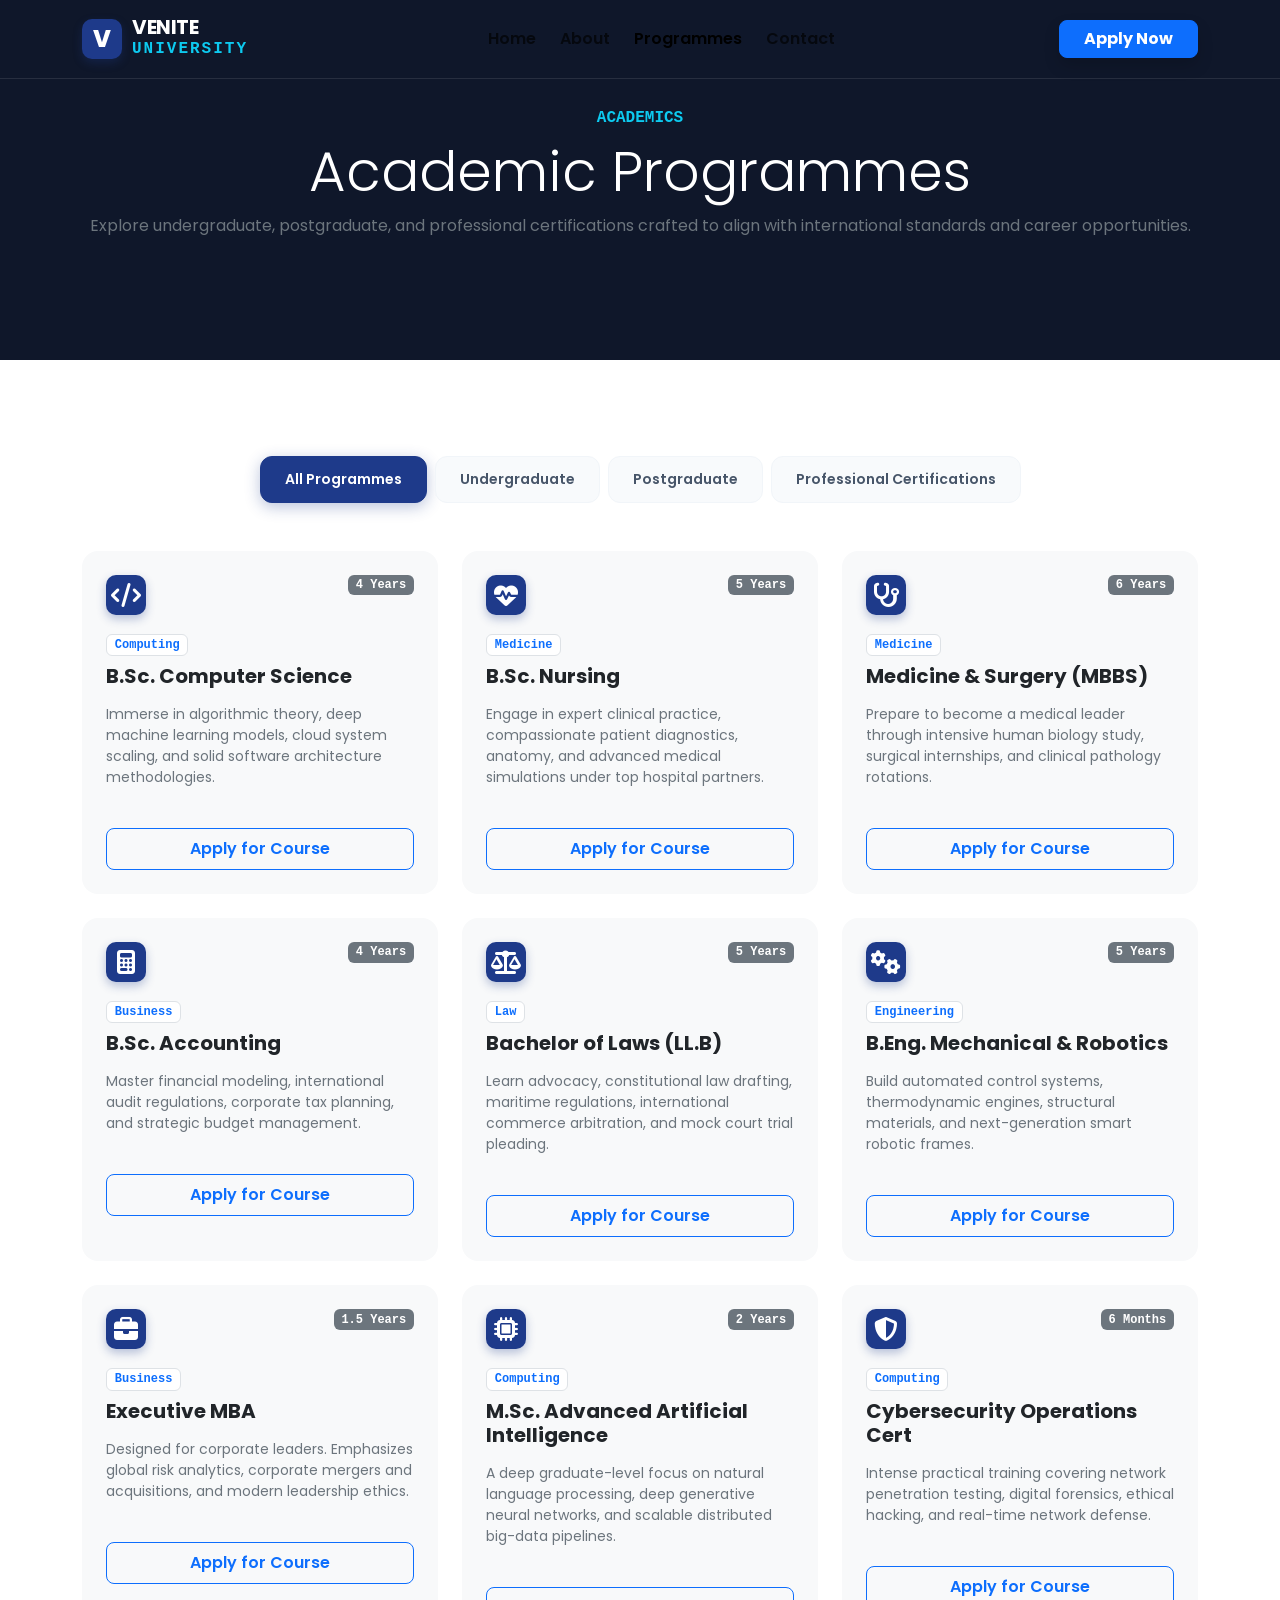
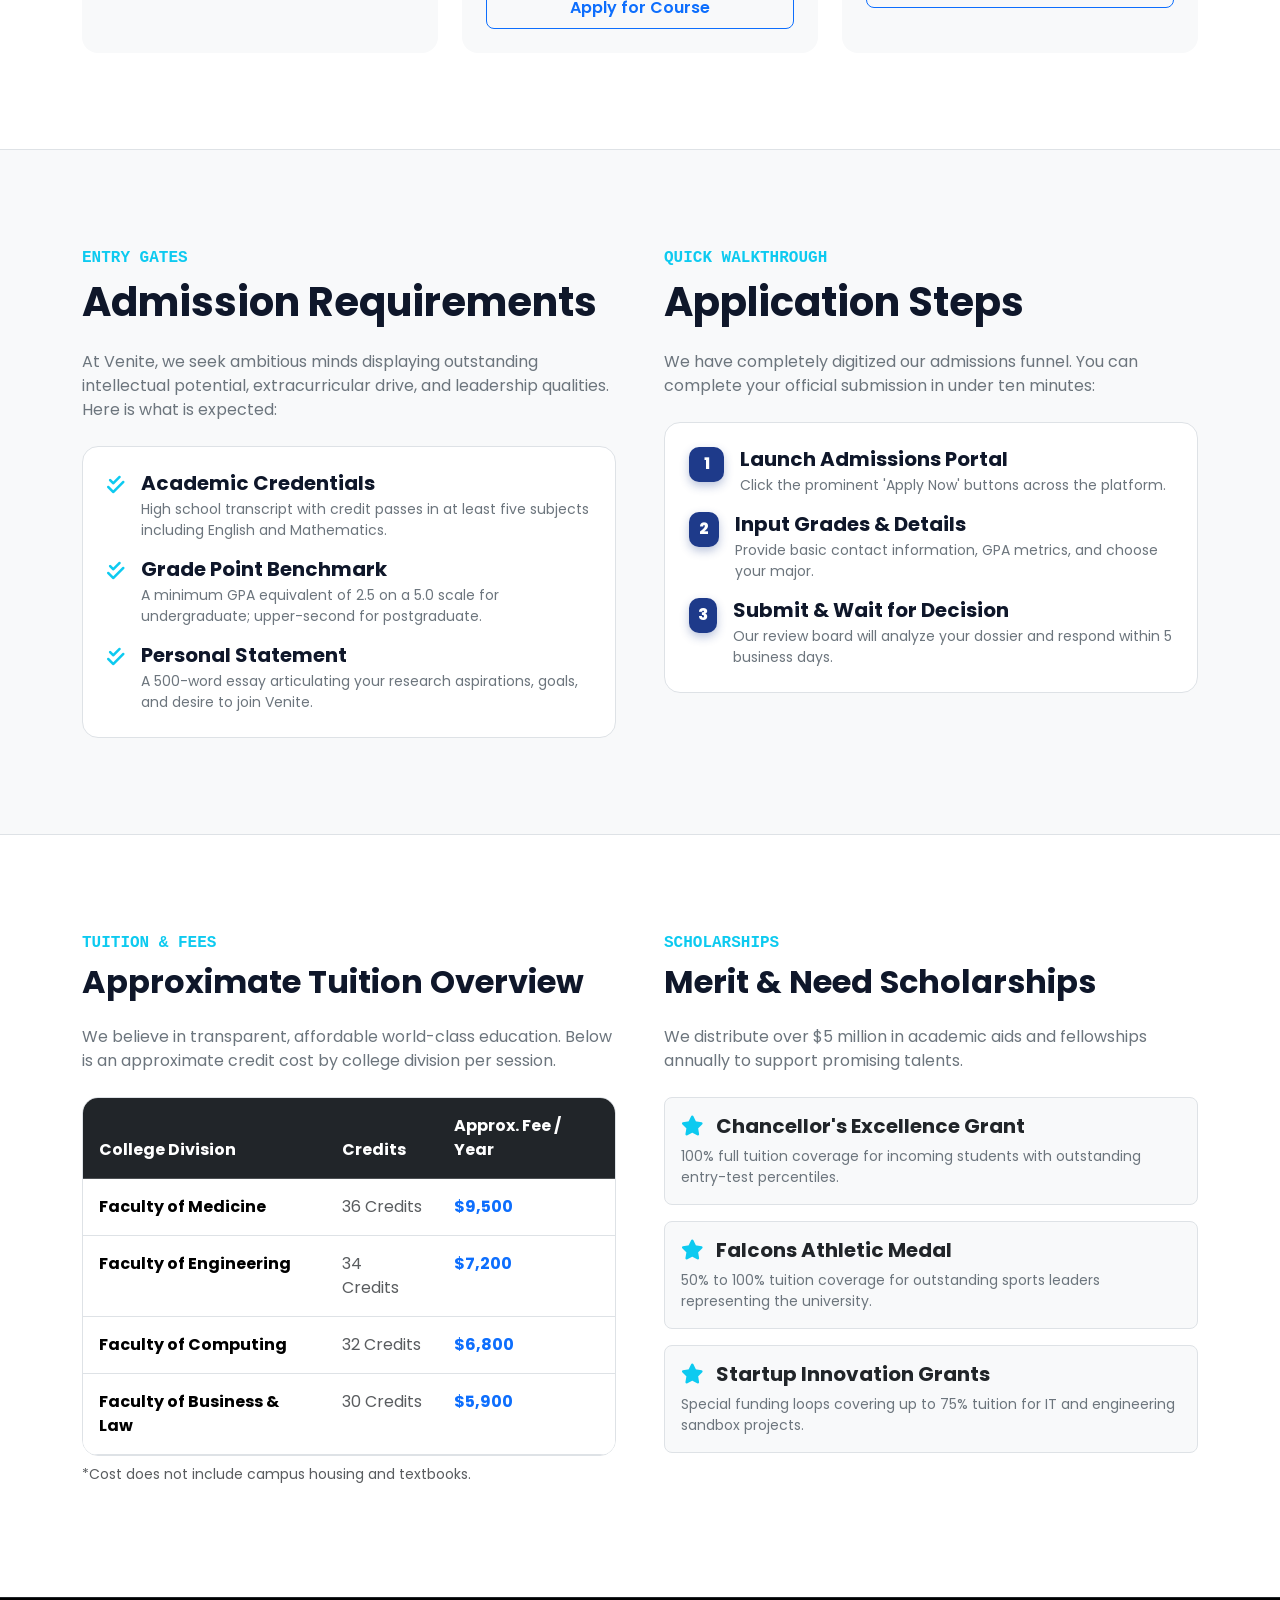
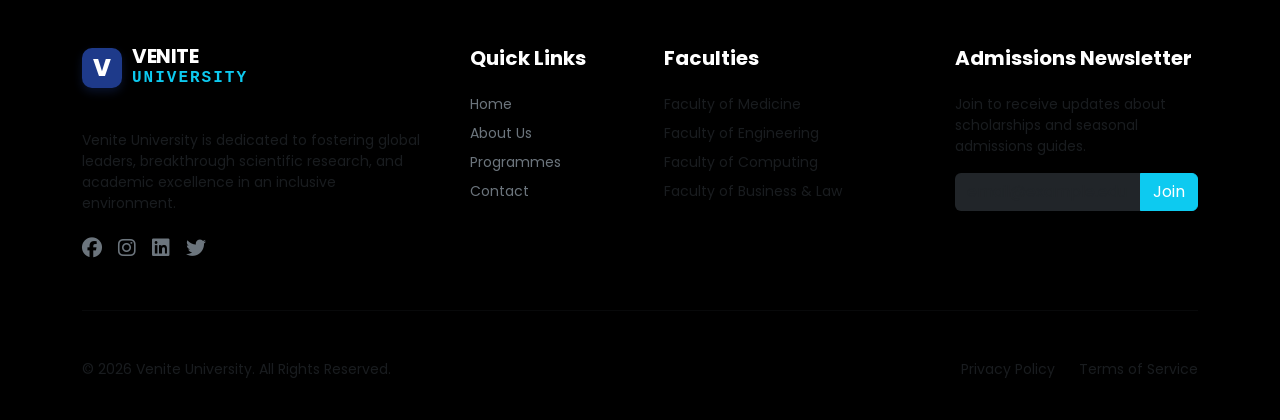
<file: Venite-University/programmes.html>
<!DOCTYPE html>
<html lang="en">
<head>
    <meta charset="UTF-8">
    <meta name="viewport" content="width=device-width, initial-scale=1.0">
    <title>Academic Programmes | Venite University</title>
    <!-- Bootstrap 5 CSS -->
    <link href="https://cdn.jsdelivr.net/npm/bootstrap@5.3.0/dist/css/bootstrap.min.css" rel="stylesheet">
    <!-- Font Awesome Icons -->
    <link href="https://cdnjs.cloudflare.com/ajax/libs/font-awesome/6.4.0/css/all.min.css" rel="stylesheet">
    <!-- Google Fonts Poppins -->
    <link href="https://fonts.googleapis.com/css2?family=Poppins:wght@300;400;500;600;700;800&swap" rel="stylesheet">
    <!-- Custom CSS -->
    <link href="css/style.css" rel="stylesheet">
</head>
<body>

    <!-- Loading Screen -->
    <div id="loading-screen">
        <div class="spinner mb-4"></div>
        <h4 class="text-white font-monospace tracking-widest text-uppercase">VENITE UNIVERSITY</h4>
        <p class="text-secondary text-uppercase font-monospace small">Academic Directories</p>
    </div>

    <!-- Sticky Navbar -->
    <nav class="navbar navbar-expand-lg fixed-top university-navbar" id="main-navbar">
        <div class="container py-1">
            <a class="navbar-brand" href="index.html">
                <div class="brand-icon">V</div>
                <div>
                    <span class="d-block fw-bold lh-1 fs-5">VENITE</span>
                    <span class="d-block font-monospace text-uppercase small text-info fs-6" style="letter-spacing: 2px;">UNIVERSITY</span>
                </div>
            </a>
            <button class="navbar-toggler border-0 text-white" type="button" data-bs-toggle="collapse" data-bs-target="#navbarSupportedContent" aria-controls="navbarSupportedContent" aria-expanded="false" aria-label="Toggle navigation">
                <i class="fa-solid fa-bars fs-4 text-dark"></i>
            </button>
            <div class="collapse navbar-collapse" id="navbarSupportedContent">
                <ul class="navbar-nav mx-auto mb-2 mb-lg-0 gap-2">
                    <li class="nav-item">
                        <a class="nav-link fw-semibold" href="index.html">Home</a>
                    </li>
                    <li class="nav-item">
                        <a class="nav-link fw-semibold" href="about.html">About</a>
                    </li>
                    <li class="nav-item">
                        <a class="nav-link active fw-semibold" href="programmes.html">Programmes</a>
                    </li>
                    <li class="nav-item">
                        <a class="nav-link fw-semibold" href="contact.html">Contact</a>
                    </li>
                </ul>
                <button class="btn btn-primary px-4 py-2.5 rounded-3 fw-bold shadow" data-bs-toggle="modal" data-bs-target="#applyModal">Apply Now</button>
            </div>
        </div>
    </nav>

    <!-- Header Hero -->
    <section class="hero-wrapper" style="min-height: 40vh;">
        <div class="hero-overlay" style="background: linear-gradient(180deg, rgba(15, 23, 42, 0.9) 0%, rgba(15, 23, 42, 0.98) 100%);"></div>
        <div class="container hero-content text-center py-5">
            <span class="text-info fw-bold font-monospace text-uppercase tracking-widest d-block mb-2">Academics</span>
            <h1 class="display-4 fw-extrabold text-white">Academic Programmes</h1>
            <p class="text-secondary max-w-2xl mx-auto font-light">Explore undergraduate, postgraduate, and professional certifications crafted to align with international standards and career opportunities.</p>
        </div>
    </section>

    <!-- Programmes Directory with Interactive Filtering -->
    <section class="py-5 bg-white">
        <div class="container py-5">
            <!-- Filter Pills -->
            <div class="d-flex flex-wrap justify-content-center gap-2 mb-5">
                <button class="program-pill-btn active" data-filter="all">All Programmes</button>
                <button class="program-pill-btn" data-filter="undergraduate">Undergraduate</button>
                <button class="program-pill-btn" data-filter="postgraduate">Postgraduate</button>
                <button class="program-pill-btn" data-filter="certification">Professional Certifications</button>
            </div>

            <!-- Programmes Grid -->
            <div class="row g-4" id="programmes-grid">
                <!-- CS UG -->
                <div class="col-md-6 col-lg-4 programme-card-item" data-category="undergraduate">
                    <div class="card border-0 bg-light p-4 rounded-4 h-100 d-flex flex-col justify-between">
                        <div>
                            <div class="d-flex justify-content-between align-items-start mb-3">
                                <div class="brand-icon" style="width: 40px; height: 40px;"><i class="fa-solid fa-code"></i></div>
                                <span class="badge bg-secondary font-monospace uppercase">4 Years</span>
                            </div>
                            <span class="badge bg-white text-primary border mb-2 font-monospace">Computing</span>
                            <h4 class="fw-bold fs-5 text-dark mb-3">B.Sc. Computer Science</h4>
                            <p class="text-secondary small leading-relaxed">Immerse in algorithmic theory, deep machine learning models, cloud system scaling, and solid software architecture methodologies.</p>
                        </div>
                        <button class="btn btn-outline-primary rounded-3 w-100 py-2 fw-semibold mt-4" data-bs-toggle="modal" data-bs-target="#applyModal">Apply for Course</button>
                    </div>
                </div>

                <!-- Nursing UG -->
                <div class="col-md-6 col-lg-4 programme-card-item" data-category="undergraduate">
                    <div class="card border-0 bg-light p-4 rounded-4 h-100 d-flex flex-col justify-between">
                        <div>
                            <div class="d-flex justify-content-between align-items-start mb-3">
                                <div class="brand-icon" style="width: 40px; height: 40px;"><i class="fa-solid fa-heart-pulse"></i></div>
                                <span class="badge bg-secondary font-monospace uppercase">5 Years</span>
                            </div>
                            <span class="badge bg-white text-primary border mb-2 font-monospace">Medicine</span>
                            <h4 class="fw-bold fs-5 text-dark mb-3">B.Sc. Nursing</h4>
                            <p class="text-secondary small leading-relaxed">Engage in expert clinical practice, compassionate patient diagnostics, anatomy, and advanced medical simulations under top hospital partners.</p>
                        </div>
                        <button class="btn btn-outline-primary rounded-3 w-100 py-2 fw-semibold mt-4" data-bs-toggle="modal" data-bs-target="#applyModal">Apply for Course</button>
                    </div>
                </div>

                <!-- Medicine UG -->
                <div class="col-md-6 col-lg-4 programme-card-item" data-category="undergraduate">
                    <div class="card border-0 bg-light p-4 rounded-4 h-100 d-flex flex-col justify-between">
                        <div>
                            <div class="d-flex justify-content-between align-items-start mb-3">
                                <div class="brand-icon" style="width: 40px; height: 40px;"><i class="fa-solid fa-stethoscope"></i></div>
                                <span class="badge bg-secondary font-monospace uppercase">6 Years</span>
                            </div>
                            <span class="badge bg-white text-primary border mb-2 font-monospace">Medicine</span>
                            <h4 class="fw-bold fs-5 text-dark mb-3">Medicine & Surgery (MBBS)</h4>
                            <p class="text-secondary small leading-relaxed">Prepare to become a medical leader through intensive human biology study, surgical internships, and clinical pathology rotations.</p>
                        </div>
                        <button class="btn btn-outline-primary rounded-3 w-100 py-2 fw-semibold mt-4" data-bs-toggle="modal" data-bs-target="#applyModal">Apply for Course</button>
                    </div>
                </div>

                <!-- Accounting UG -->
                <div class="col-md-6 col-lg-4 programme-card-item" data-category="undergraduate">
                    <div class="card border-0 bg-light p-4 rounded-4 h-100 d-flex flex-col justify-between">
                        <div>
                            <div class="d-flex justify-content-between align-items-start mb-3">
                                <div class="brand-icon" style="width: 40px; height: 40px;"><i class="fa-solid fa-calculator"></i></div>
                                <span class="badge bg-secondary font-monospace uppercase">4 Years</span>
                            </div>
                            <span class="badge bg-white text-primary border mb-2 font-monospace">Business</span>
                            <h4 class="fw-bold fs-5 text-dark mb-3">B.Sc. Accounting</h4>
                            <p class="text-secondary small leading-relaxed">Master financial modeling, international audit regulations, corporate tax planning, and strategic budget management.</p>
                        </div>
                        <button class="btn btn-outline-primary rounded-3 w-100 py-2 fw-semibold mt-4" data-bs-toggle="modal" data-bs-target="#applyModal">Apply for Course</button>
                    </div>
                </div>

                <!-- Law UG -->
                <div class="col-md-6 col-lg-4 programme-card-item" data-category="undergraduate">
                    <div class="card border-0 bg-light p-4 rounded-4 h-100 d-flex flex-col justify-between">
                        <div>
                            <div class="d-flex justify-content-between align-items-start mb-3">
                                <div class="brand-icon" style="width: 40px; height: 40px;"><i class="fa-solid fa-scale-balanced"></i></div>
                                <span class="badge bg-secondary font-monospace uppercase">5 Years</span>
                            </div>
                            <span class="badge bg-white text-primary border mb-2 font-monospace">Law</span>
                            <h4 class="fw-bold fs-5 text-dark mb-3">Bachelor of Laws (LL.B)</h4>
                            <p class="text-secondary small leading-relaxed">Learn advocacy, constitutional law drafting, maritime regulations, international commerce arbitration, and mock court trial pleading.</p>
                        </div>
                        <button class="btn btn-outline-primary rounded-3 w-100 py-2 fw-semibold mt-4" data-bs-toggle="modal" data-bs-target="#applyModal">Apply for Course</button>
                    </div>
                </div>

                <!-- Engineering UG -->
                <div class="col-md-6 col-lg-4 programme-card-item" data-category="undergraduate">
                    <div class="card border-0 bg-light p-4 rounded-4 h-100 d-flex flex-col justify-between">
                        <div>
                            <div class="d-flex justify-content-between align-items-start mb-3">
                                <div class="brand-icon" style="width: 40px; height: 40px;"><i class="fa-solid fa-gears"></i></div>
                                <span class="badge bg-secondary font-monospace uppercase">5 Years</span>
                            </div>
                            <span class="badge bg-white text-primary border mb-2 font-monospace">Engineering</span>
                            <h4 class="fw-bold fs-5 text-dark mb-3">B.Eng. Mechanical & Robotics</h4>
                            <p class="text-secondary small leading-relaxed">Build automated control systems, thermodynamic engines, structural materials, and next-generation smart robotic frames.</p>
                        </div>
                        <button class="btn btn-outline-primary rounded-3 w-100 py-2 fw-semibold mt-4" data-bs-toggle="modal" data-bs-target="#applyModal">Apply for Course</button>
                    </div>
                </div>

                <!-- MBA PG -->
                <div class="col-md-6 col-lg-4 programme-card-item" data-category="postgraduate">
                    <div class="card border-0 bg-light p-4 rounded-4 h-100 d-flex flex-col justify-between">
                        <div>
                            <div class="d-flex justify-content-between align-items-start mb-3">
                                <div class="brand-icon" style="width: 40px; height: 40px;"><i class="fa-solid fa-briefcase"></i></div>
                                <span class="badge bg-secondary font-monospace uppercase">1.5 Years</span>
                            </div>
                            <span class="badge bg-white text-primary border mb-2 font-monospace">Business</span>
                            <h4 class="fw-bold fs-5 text-dark mb-3">Executive MBA</h4>
                            <p class="text-secondary small leading-relaxed">Designed for corporate leaders. Emphasizes global risk analytics, corporate mergers and acquisitions, and modern leadership ethics.</p>
                        </div>
                        <button class="btn btn-outline-primary rounded-3 w-100 py-2 fw-semibold mt-4" data-bs-toggle="modal" data-bs-target="#applyModal">Apply for Course</button>
                    </div>
                </div>

                <!-- MSC PG -->
                <div class="col-md-6 col-lg-4 programme-card-item" data-category="postgraduate">
                    <div class="card border-0 bg-light p-4 rounded-4 h-100 d-flex flex-col justify-between">
                        <div>
                            <div class="d-flex justify-content-between align-items-start mb-3">
                                <div class="brand-icon" style="width: 40px; height: 40px;"><i class="fa-solid fa-microchip"></i></div>
                                <span class="badge bg-secondary font-monospace uppercase">2 Years</span>
                            </div>
                            <span class="badge bg-white text-primary border mb-2 font-monospace">Computing</span>
                            <h4 class="fw-bold fs-5 text-dark mb-3">M.Sc. Advanced Artificial Intelligence</h4>
                            <p class="text-secondary small leading-relaxed">A deep graduate-level focus on natural language processing, deep generative neural networks, and scalable distributed big-data pipelines.</p>
                        </div>
                        <button class="btn btn-outline-primary rounded-3 w-100 py-2 fw-semibold mt-4" data-bs-toggle="modal" data-bs-target="#applyModal">Apply for Course</button>
                    </div>
                </div>

                <!-- Cert Cybersecurity -->
                <div class="col-md-6 col-lg-4 programme-card-item" data-category="certification">
                    <div class="card border-0 bg-light p-4 rounded-4 h-100 d-flex flex-col justify-between">
                        <div>
                            <div class="d-flex justify-content-between align-items-start mb-3">
                                <div class="brand-icon" style="width: 40px; height: 40px;"><i class="fa-solid fa-shield-halved"></i></div>
                                <span class="badge bg-secondary font-monospace uppercase">6 Months</span>
                            </div>
                            <span class="badge bg-white text-primary border mb-2 font-monospace">Computing</span>
                            <h4 class="fw-bold fs-5 text-dark mb-3">Cybersecurity Operations Cert</h4>
                            <p class="text-secondary small leading-relaxed">Intense practical training covering network penetration testing, digital forensics, ethical hacking, and real-time network defense.</p>
                        </div>
                        <button class="btn btn-outline-primary rounded-3 w-100 py-2 fw-semibold mt-4" data-bs-toggle="modal" data-bs-target="#applyModal">Apply for Course</button>
                    </div>
                </div>
            </div>
        </div>
    </section>

    <!-- Admission Requirements -->
    <section class="py-5 bg-light border-top border-bottom">
        <div class="container py-5">
            <div class="row g-5 align-items-start">
                <div class="col-lg-6">
                    <span class="text-info fw-bold tracking-widest text-uppercase d-block mb-2 font-monospace">Entry Gates</span>
                    <h2 class="fw-bold text-slate-900 mb-4 h1">Admission Requirements</h2>
                    <p class="text-secondary mb-4 leading-relaxed">At Venite, we seek ambitious minds displaying outstanding intellectual potential, extracurricular drive, and leadership qualities. Here is what is expected:</p>
                    
                    <div class="p-4 rounded-4 bg-white border shadow-xs space-y-4">
                        <div class="d-flex gap-3 align-items-start mb-3">
                            <i class="fa-solid fa-check-double text-info mt-1 fs-5"></i>
                            <div>
                                <h5 class="fw-bold mb-1">Academic Credentials</h5>
                                <p class="text-secondary small mb-0">High school transcript with credit passes in at least five subjects including English and Mathematics.</p>
                            </div>
                        </div>
                        <div class="d-flex gap-3 align-items-start mb-3">
                            <i class="fa-solid fa-check-double text-info mt-1 fs-5"></i>
                            <div>
                                <h5 class="fw-bold mb-1">Grade Point Benchmark</h5>
                                <p class="text-secondary small mb-0">A minimum GPA equivalent of 2.5 on a 5.0 scale for undergraduate; upper-second for postgraduate.</p>
                            </div>
                        </div>
                        <div class="d-flex gap-3 align-items-start">
                            <i class="fa-solid fa-check-double text-info mt-1 fs-5"></i>
                            <div>
                                <h5 class="fw-bold mb-1">Personal Statement</h5>
                                <p class="text-secondary small mb-0">A 500-word essay articulating your research aspirations, goals, and desire to join Venite.</p>
                            </div>
                        </div>
                    </div>
                </div>

                <div class="col-lg-6">
                    <span class="text-info fw-bold tracking-widest text-uppercase d-block mb-2 font-monospace">Quick Walkthrough</span>
                    <h2 class="fw-bold text-slate-900 mb-4 h1">Application Steps</h2>
                    <p class="text-secondary mb-4 leading-relaxed">We have completely digitized our admissions funnel. You can complete your official submission in under ten minutes:</p>

                    <div class="p-4 rounded-4 bg-white border shadow-xs">
                        <div class="d-flex gap-3 align-items-start mb-3">
                            <div class="brand-icon" style="width: 35px; height: 35px; font-size: 1rem;">1</div>
                            <div>
                                <h5 class="fw-bold mb-1">Launch Admissions Portal</h5>
                                <p class="text-secondary small mb-0">Click the prominent 'Apply Now' buttons across the platform.</p>
                            </div>
                        </div>
                        <div class="d-flex gap-3 align-items-start mb-3">
                            <div class="brand-icon" style="width: 35px; height: 35px; font-size: 1rem;">2</div>
                            <div>
                                <h5 class="fw-bold mb-1">Input Grades & Details</h5>
                                <p class="text-secondary small mb-0">Provide basic contact information, GPA metrics, and choose your major.</p>
                            </div>
                        </div>
                        <div class="d-flex gap-3 align-items-start">
                            <div class="brand-icon" style="width: 35px; height: 35px; font-size: 1rem;">3</div>
                            <div>
                                <h5 class="fw-bold mb-1">Submit & Wait for Decision</h5>
                                <p class="text-secondary small mb-0">Our review board will analyze your dossier and respond within 5 business days.</p>
                            </div>
                        </div>
                    </div>
                </div>
            </div>
        </div>
    </section>

    <!-- Tuition & Scholarships -->
    <section class="py-5 bg-white">
        <div class="container py-5">
            <div class="row g-5 align-items-start">
                <!-- Tuition Table -->
                <div class="col-lg-6">
                    <span class="text-info fw-bold tracking-widest text-uppercase d-block mb-2 font-monospace">Tuition & Fees</span>
                    <h2 class="fw-bold text-slate-900 mb-4">Approximate Tuition Overview</h2>
                    <p class="text-secondary mb-4 leading-relaxed">We believe in transparent, affordable world-class education. Below is an approximate credit cost by college division per session.</p>

                    <div class="table-responsive rounded-4 border">
                        <table class="table table-hover mb-0 bg-light">
                            <thead class="table-dark">
                                <tr>
                                    <th class="p-3">College Division</th>
                                    <th class="p-3">Credits</th>
                                    <th class="p-3">Approx. Fee / Year</th>
                                </tr>
                            </thead>
                            <tbody>
                                <tr>
                                    <td class="p-3 fw-bold">Faculty of Medicine</td>
                                    <td class="p-3 text-muted">36 Credits</td>
                                    <td class="p-3 text-primary fw-bold">$9,500</td>
                                </tr>
                                <tr>
                                    <td class="p-3 fw-bold">Faculty of Engineering</td>
                                    <td class="p-3 text-muted">34 Credits</td>
                                    <td class="p-3 text-primary fw-bold">$7,200</td>
                                </tr>
                                <tr>
                                    <td class="p-3 fw-bold">Faculty of Computing</td>
                                    <td class="p-3 text-muted">32 Credits</td>
                                    <td class="p-3 text-primary fw-bold">$6,800</td>
                                </tr>
                                <tr>
                                    <td class="p-3 fw-bold">Faculty of Business & Law</td>
                                    <td class="p-3 text-muted">30 Credits</td>
                                    <td class="p-3 text-primary fw-bold">$5,900</td>
                                </tr>
                            </tbody>
                        </table>
                    </div>
                    <p class="text-muted small italic mt-2">*Cost does not include campus housing and textbooks.</p>
                </div>

                <!-- Scholarships list -->
                <div class="col-lg-6">
                    <span class="text-info fw-bold tracking-widest text-uppercase d-block mb-2 font-monospace">Scholarships</span>
                    <h2 class="fw-bold text-slate-900 mb-4">Merit & Need Scholarships</h2>
                    <p class="text-secondary mb-4 leading-relaxed">We distribute over $5 million in academic aids and fellowships annually to support promising talents.</p>

                    <div class="space-y-3">
                        <div class="p-3 bg-light rounded-3 border mb-3">
                            <h5 class="fw-bold text-dark"><i class="fa-solid fa-star text-info me-2"></i> Chancellor's Excellence Grant</h5>
                            <p class="text-secondary small mb-0">100% full tuition coverage for incoming students with outstanding entry-test percentiles.</p>
                        </div>
                        <div class="p-3 bg-light rounded-3 border mb-3">
                            <h5 class="fw-bold text-dark"><i class="fa-solid fa-star text-info me-2"></i> Falcons Athletic Medal</h5>
                            <p class="text-secondary small mb-0">50% to 100% tuition coverage for outstanding sports leaders representing the university.</p>
                        </div>
                        <div class="p-3 bg-light rounded-3 border">
                            <h5 class="fw-bold text-dark"><i class="fa-solid fa-star text-info me-2"></i> Startup Innovation Grants</h5>
                            <p class="text-secondary small mb-0">Special funding loops covering up to 75% tuition for IT and engineering sandbox projects.</p>
                        </div>
                    </div>
                </div>
            </div>
        </div>
    </section>

    <!-- Footer -->
    <footer class="bg-black text-secondary pt-5 pb-4 border-top border-dark">
        <div class="container">
            <div class="row g-5">
                <div class="col-lg-4">
                    <a class="navbar-brand text-white mb-4 d-inline-flex" href="index.html">
                        <div class="brand-icon">V</div>
                        <div>
                            <span class="d-block fw-bold lh-1 fs-5">VENITE</span>
                            <span class="d-block font-monospace text-uppercase small text-info fs-6" style="letter-spacing: 2px;">UNIVERSITY</span>
                        </div>
                    </a>
                    <p class="small text-muted mt-3">Venite University is dedicated to fostering global leaders, breakthrough scientific research, and academic excellence in an inclusive environment.</p>
                    <div class="d-flex gap-3 mt-4">
                        <a href="#" class="text-secondary hover:text-white"><i class="fa-brands fa-facebook fs-5"></i></a>
                        <a href="#" class="text-secondary hover:text-white"><i class="fa-brands fa-instagram fs-5"></i></a>
                        <a href="#" class="text-secondary hover:text-white"><i class="fa-brands fa-linkedin fs-5"></i></a>
                        <a href="#" class="text-secondary hover:text-white"><i class="fa-brands fa-twitter fs-5"></i></a>
                    </div>
                </div>
                <div class="col-6 col-lg-2">
                    <h5 class="text-white fw-bold mb-4">Quick Links</h5>
                    <ul class="list-unstyled small space-y-3">
                        <li class="mb-2"><a href="index.html" class="text-secondary text-decoration-none hover:text-white">Home</a></li>
                        <li class="mb-2"><a href="about.html" class="text-secondary text-decoration-none hover:text-white">About Us</a></li>
                        <li class="mb-2"><a href="programmes.html" class="text-secondary text-decoration-none hover:text-white">Programmes</a></li>
                        <li><a href="contact.html" class="text-secondary text-decoration-none hover:text-white">Contact</a></li>
                    </ul>
                </div>
                <div class="col-6 col-lg-3">
                    <h5 class="text-white fw-bold mb-4">Faculties</h5>
                    <ul class="list-unstyled small">
                        <li class="mb-2 text-muted">Faculty of Medicine</li>
                        <li class="mb-2 text-muted">Faculty of Engineering</li>
                        <li class="mb-2 text-muted">Faculty of Computing</li>
                        <li class="text-muted">Faculty of Business & Law</li>
                    </ul>
                </div>
                <div class="col-lg-3">
                    <h5 class="text-white fw-bold mb-4">Admissions Newsletter</h5>
                    <p class="small text-muted mb-3">Join to receive updates about scholarships and seasonal admissions guides.</p>
                    <div class="input-group">
                        <input type="email" class="form-control bg-dark border-0 text-white" placeholder="email@example.edu">
                        <button class="btn btn-info text-white" type="button">Join</button>
                    </div>
                </div>
            </div>
            <hr class="border-dark my-5">
            <div class="d-flex flex-column flex-sm-row justify-content-between text-muted small">
                <p>&copy; 2026 Venite University. All Rights Reserved.</p>
                <div class="d-flex gap-4">
                    <a href="#" class="text-muted text-decoration-none">Privacy Policy</a>
                    <a href="#" class="text-muted text-decoration-none">Terms of Service</a>
                </div>
            </div>
        </div>
    </footer>

    <!-- Apply Now Bootstrap 5 Modal -->
    <div class="modal fade" id="applyModal" tabindex="-1" aria-labelledby="applyModalLabel" aria-hidden="true">
        <div class="modal-dialog modal-dialog-centered modal-lg">
            <div class="modal-content border-0 rounded-4 shadow-lg">
                <div class="modal-header bg-dark text-white p-4">
                    <div>
                        <span class="font-monospace text-uppercase small text-info">Admissions Portal</span>
                        <h4 class="modal-title fw-bold mt-1" id="applyModalLabel">Apply for Admission</h4>
                    </div>
                    <button type="button" class="btn-close btn-close-white" data-bs-dismiss="modal" aria-label="Close"></button>
                </div>
                <div class="modal-body p-4 p-md-5">
                    <div id="modal-form-body">
                        <form id="admissions-modal-form">
                            <div class="row g-4 mb-4">
                                <div class="col-md-6">
                                    <label class="form-label fw-bold small text-secondary">First Name</label>
                                    <input type="text" id="modal-first-name" class="form-control py-2.5 rounded-3" placeholder="John" required>
                                </div>
                                <div class="col-md-6">
                                    <label class="form-label fw-bold small text-secondary">Last Name</label>
                                    <input type="text" id="modal-last-name" class="form-control py-2.5 rounded-3" placeholder="Doe" required>
                                </div>
                            </div>
                            <div class="row g-4 mb-4">
                                <div class="col-md-6">
                                    <label class="form-label fw-bold small text-secondary">Email Address</label>
                                    <input type="email" id="modal-email" class="form-control py-2.5 rounded-3" placeholder="john@example.com" required>
                                </div>
                                <div class="col-md-6">
                                    <label class="form-label fw-bold small text-secondary">Phone Number</label>
                                    <input type="tel" id="modal-phone" class="form-control py-2.5 rounded-3" placeholder="+1 (555) 012-3456" required>
                                </div>
                            </div>
                            <div class="mb-4">
                                <label class="form-label fw-bold small text-secondary">Desired Programme</label>
                                <select id="modal-program" class="form-select py-2.5 rounded-3" required>
                                    <option value="" disabled selected>-- Choose a Programme --</option>
                                    <option value="cs">B.Sc. Computer Science (4 Years)</option>
                                    <option value="nurs">B.Sc. Nursing (5 Years)</option>
                                    <option value="med">MBBS Medicine & Surgery (6 Years)</option>
                                    <option value="biz">B.Sc. Accounting (4 Years)</option>
                                    <option value="law">LL.B Law (5 Years)</option>
                                    <option value="mba">Executive MBA (1.5 Years)</option>
                                </select>
                            </div>
                            <div class="mb-4">
                                <label class="form-label fw-bold small text-secondary">Previous GPA (Out of 5.0)</label>
                                <input type="number" step="0.01" id="modal-gpa" class="form-control py-2.5 rounded-3" placeholder="e.g. 4.25" required>
                            </div>
                            <button type="submit" class="btn btn-info text-white w-full py-3 rounded-3 fw-bold mt-2">Submit Official Application</button>
                        </form>
                    </div>
                    <div id="modal-success-body" style="display: none;" class="text-center py-5">
                        <i class="fa-solid fa-circle-check text-success display-3 mb-4"></i>
                        <h3 class="fw-bold text-dark">Application Logged!</h3>
                        <p class="text-secondary max-w-md mx-auto mt-3">Thank you, <strong id="modal-user-name" class="text-primary"></strong>. Your academic admission files have been logged. Check your mailbox for the official evaluation letter.</p>
                        <button class="btn btn-secondary px-5 py-2.5 rounded-3 mt-4" data-bs-dismiss="modal">Close Portal</button>
                    </div>
                </div>
            </div>
        </div>
    </div>

    <!-- Scroll to Top -->
    <button id="scroll-to-top" class="scroll-to-top" aria-label="Scroll back to top">
        <i class="fa-solid fa-arrow-up"></i>
    </button>

    <!-- Bootstrap 5 Bundle with Popper JS -->
    <script src="https://cdn.jsdelivr.net/npm/bootstrap@5.3.0/dist/js/bootstrap.bundle.min.js"></script>
    <!-- Custom JS -->
    <script src="js/script.js"></script>
</body>
</html>
</file>
<file: Venite-University/css/style.css>
/* 
   Venite University Standalone Style Sheet
   Premium University branding, custom animations, and responsive styles.
*/

@import url('https://fonts.googleapis.com/css2?family=Poppins:ital,wght@0,300;0,400;0,500;0,600;0,700;0,800;1,400&display=swap');

:root {
    --primary-color: #1e3a8a; /* Deep Navy Blue */
    --accent-color: #0ea5e9;  /* Sky Blue */
    --slate-900: #0f172a;
    --slate-800: #1e293b;
    --slate-700: #334155;
    --slate-600: #475569;
    --slate-400: #94a3b8;
    --slate-100: #f1f5f9;
    --slate-50: #f8fafc;
    --white: #ffffff;
    --transition-smooth: all 0.3s cubic-bezier(0.4, 0, 0.2, 1);
}

body {
    font-family: 'Poppins', sans-serif;
    background-color: var(--slate-50);
    color: var(--slate-900);
    overflow-x: hidden;
    scroll-behavior: smooth;
}

/* Custom Scrollbar */
::-webkit-scrollbar {
    width: 8px;
}
::-webkit-scrollbar-track {
    background: #f1f5f9;
}
::-webkit-scrollbar-thumb {
    background: #cbd5e1;
    border-radius: 4px;
}
::-webkit-scrollbar-thumb:hover {
    background: #94a3b8;
}

/* Glassmorphism Cards */
.glass-card {
    background: rgba(255, 255, 255, 0.7);
    backdrop-filter: blur(12px);
    -webkit-backdrop-filter: blur(12px);
    border: 1px solid rgba(255, 255, 255, 0.3);
    box-shadow: 0 4px 30px rgba(0, 0, 0, 0.03);
    border-radius: 1.25rem;
    transition: var(--transition-smooth);
}

.glass-card:hover {
    transform: translateY(-5px);
    box-shadow: 0 10px 30px rgba(30, 58, 138, 0.08);
}

/* Hero Section */
.hero-wrapper {
    position: relative;
    min-h: 90vh;
    background-color: var(--slate-900);
    overflow: hidden;
    color: var(--white);
    display: flex;
    align-items: center;
}

.hero-bg {
    position: absolute;
    inset: 0;
    width: 100%;
    height: 100%;
    object-fit: cover;
    opacity: 0.35;
    z-index: 1;
}

.hero-overlay {
    position: absolute;
    inset: 0;
    background: linear-gradient(180deg, rgba(15, 23, 42, 0.8) 0%, rgba(15, 23, 42, 0.95) 100%);
    z-index: 2;
}

.hero-content {
    position: relative;
    z-index: 3;
}

/* Animated Floating Shapes */
.floating-shape-1 {
    position: absolute;
    top: 20%;
    left: 5%;
    width: 250px;
    height: 250px;
    border-radius: 50%;
    background: rgba(14, 165, 233, 0.1);
    filter: blur(80px);
    animation: floatShape 12s ease-in-out infinite alternate;
    pointer-events: none;
    z-index: 2;
}

.floating-shape-2 {
    position: absolute;
    bottom: 20%;
    right: 5%;
    width: 350px;
    height: 350px;
    border-radius: 50%;
    background: rgba(30, 58, 138, 0.1);
    filter: blur(100px);
    animation: floatShape 16s ease-in-out infinite alternate-reverse;
    pointer-events: none;
    z-index: 2;
}

@keyframes floatShape {
    0% { transform: translateY(0px) rotate(0deg) scale(1); }
    100% { transform: translateY(-40px) rotate(180deg) scale(1.1); }
}

/* Sticky Navbar */
.university-navbar {
    background: transparent;
    transition: var(--transition-smooth);
    border-bottom: 1px solid rgba(255, 255, 255, 0.1);
}

.university-navbar.scrolled {
    background: rgba(255, 255, 255, 0.85) !important;
    backdrop-filter: blur(12px);
    -webkit-backdrop-filter: blur(12px);
    border-bottom: 1px solid rgba(0, 0, 0, 0.05);
    box-shadow: 0 4px 20px rgba(0, 0, 0, 0.05);
}

.university-navbar.scrolled .nav-link {
    color: var(--slate-700) !important;
}

.university-navbar.scrolled .nav-link:hover,
.university-navbar.scrolled .nav-link.active {
    color: var(--primary-color) !important;
}

.university-navbar.scrolled .navbar-brand {
    color: var(--slate-900) !important;
}

.navbar-brand {
    font-weight: 800;
    letter-spacing: -0.5px;
    color: var(--white);
    display: flex;
    align-items: center;
    gap: 10px;
    transition: var(--transition-smooth);
}

.brand-icon {
    width: 40px;
    height: 40px;
    background-color: var(--primary-color);
    color: var(--white);
    border-radius: 10px;
    display: flex;
    align-items: center;
    justify-content: center;
    font-weight: 800;
    font-size: 1.5rem;
    box-shadow: 0 4px 10px rgba(30, 58, 138, 0.3);
}

/* Counters Section */
.stat-box {
    background-color: var(--white);
    padding: 2.5rem 2rem;
    border-radius: 1.25rem;
    border: 1px solid rgba(0, 0, 0, 0.03);
    box-shadow: 0 4px 20px rgba(0, 0, 0, 0.01);
    text-align: center;
    transition: var(--transition-smooth);
}

.stat-box:hover {
    transform: translateY(-5px);
    box-shadow: 0 10px 30px rgba(0,0,0,0.04);
}

.stat-number {
    font-size: 3rem;
    font-weight: 800;
    color: var(--primary-color);
    line-height: 1;
    margin-bottom: 0.5rem;
}

/* Timeline Components */
.timeline-container {
    position: relative;
    padding-left: 2.5rem;
    border-left: 2px solid var(--slate-100);
}

.timeline-item {
    position: relative;
    margin-bottom: 3rem;
}

.timeline-item::before {
    content: '';
    position: absolute;
    left: -2.6rem;
    top: 5px;
    width: 1rem;
    height: 1rem;
    border-radius: 50%;
    background-color: var(--accent-color);
    border: 3px solid var(--white);
    box-shadow: 0 0 10px rgba(14, 165, 233, 0.5);
    z-index: 2;
    transition: var(--transition-smooth);
}

.timeline-item:hover::before {
    background-color: var(--primary-color);
    transform: scale(1.2);
}

/* Program Filters */
.program-pill-btn {
    border: 1px solid var(--slate-100);
    background-color: var(--slate-50);
    color: var(--slate-600);
    font-weight: 600;
    font-size: 0.875rem;
    padding: 0.75rem 1.5rem;
    border-radius: 12px;
    cursor: pointer;
    transition: var(--transition-smooth);
}

.program-pill-btn.active,
.program-pill-btn:hover {
    background-color: var(--primary-color);
    color: var(--white);
    border-color: var(--primary-color);
    box-shadow: 0 4px 15px rgba(30, 58, 138, 0.3);
}

/* Scroll to Top Button */
.scroll-to-top {
    position: fixed;
    bottom: 25px;
    right: 25px;
    width: 45px;
    height: 45px;
    border-radius: 50%;
    background-color: var(--primary-color);
    color: var(--white);
    display: flex;
    align-items: center;
    justify-content: center;
    border: none;
    cursor: pointer;
    z-index: 99;
    box-shadow: 0 4px 15px rgba(0, 0, 0, 0.15);
    opacity: 0;
    visibility: hidden;
    transform: translateY(10px);
    transition: var(--transition-smooth);
}

.scroll-to-top.show {
    opacity: 1;
    visibility: visible;
    transform: translateY(0);
}

.scroll-to-top:hover {
    background-color: var(--accent-color);
    transform: translateY(-3px);
}

/* Loading animation screen */
#loading-screen {
    position: fixed;
    inset: 0;
    background-color: var(--slate-900);
    z-index: 9999;
    display: flex;
    flex-direction: column;
    align-items: center;
    justify-content: center;
    transition: opacity 0.5s ease;
}

.spinner {
    width: 60px;
    height: 60px;
    border: 4px solid var(--slate-800);
    border-top: 4px solid var(--accent-color);
    border-bottom: 4px solid var(--accent-color);
    border-radius: 50%;
    animation: spin 1.5s linear infinite;
}

@keyframes spin {
    0% { transform: rotate(0deg); }
    100% { transform: rotate(360deg); }
}

/* Interactive Accordion customization */
.faq-accordion .accordion-item {
    border: 1px solid var(--slate-100) !important;
    border-radius: 12px !important;
    overflow: hidden;
    margin-bottom: 1rem;
    box-shadow: 0 2px 10px rgba(0, 0, 0, 0.01);
}

.faq-accordion .accordion-button {
    font-weight: 700;
    color: var(--slate-900);
    padding: 1.25rem 1.5rem;
    background-color: var(--white);
}

.faq-accordion .accordion-button:not(.collapsed) {
    background-color: var(--slate-50);
    color: var(--primary-color);
    box-shadow: none;
}

/* Map frame placeholder styling */
.map-placeholder {
    height: 300px;
    border-radius: 1.25rem;
    background-color: #e5e7eb;
    display: flex;
    align-items: center;
    justify-content: center;
    color: var(--slate-400);
    position: relative;
    overflow: hidden;
}

/* Custom visual ripple dots on map */
.ripple-dot {
    position: absolute;
    width: 15px;
    height: 15px;
    border-radius: 50%;
    background-color: var(--accent-color);
    animation: ripple 1.5s infinite;
}

@keyframes ripple {
    0% {
        box-shadow: 0 0 0 0 rgba(14, 165, 233, 0.4), 0 0 0 10px rgba(14, 165, 233, 0.4);
    }
    100% {
        box-shadow: 0 0 0 10px rgba(14, 165, 233, 0.4), 0 0 0 20px rgba(14, 165, 233, 0);
    }
}
</file>
